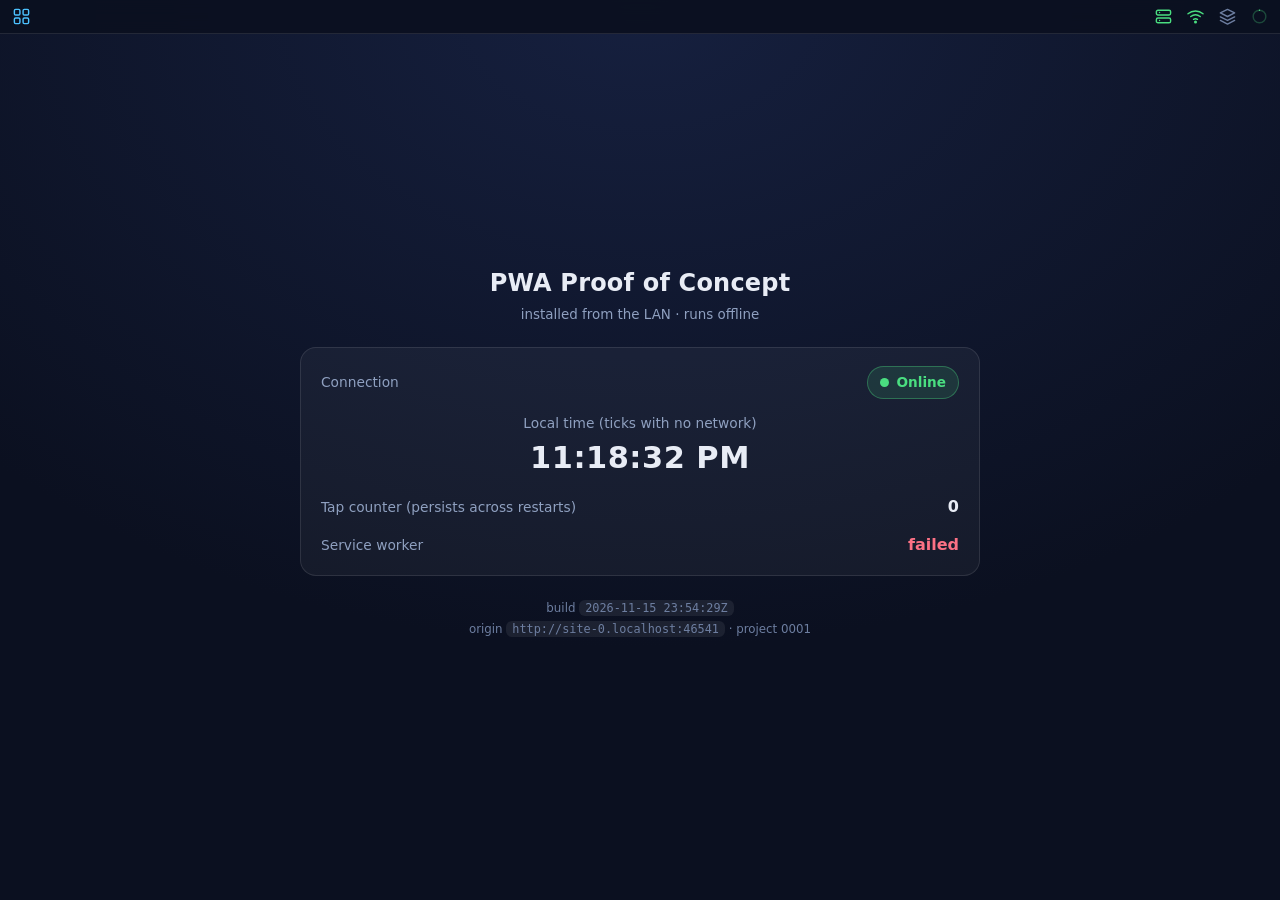
<file: 0001/index.html>
<!DOCTYPE html>
<html lang="en">
<head>
<meta charset="utf-8">
<meta name="viewport" content="width=device-width, initial-scale=1, viewport-fit=cover">
<title>PWA Proof of Concept</title>
<meta name="theme-color" content="#0b1020">
<meta name="build" content="2026-11-15 23:54:29Z">
<link rel="manifest" href="./manifest.webmanifest">
<link rel="icon" href="./icons/icon-192.png">
<link rel="apple-touch-icon" href="./icons/icon-192.png">
<link rel="stylesheet" href="../shared/app.css">
  <!-- Shared status bar (project 0000). Template: ../shared/statusbar.js — edit there to update all apps. -->
  <script src="../shared/statusbar.js" defer></script>
<style>
  /* app-specific on top of the shared theme */
  body { display: flex; flex-direction: column; justify-content: center; }
  #clock { font-size: 1.9rem; font-weight: 650; letter-spacing: .5px; }
</style>
</head>
<body>
<div class="wrap center">
  <h1>PWA Proof of Concept</h1>
  <p class="sub">installed from the LAN &middot; runs offline</p>

  <div class="card stack">
    <div class="row">
      <span class="label">Connection</span>
      <span id="net" class="badge online">Online</span>
    </div>
    <div class="row" style="flex-direction:column; align-items:center; gap:2px;">
      <span class="label">Local time (ticks with no network)</span>
      <div id="clock">--:--:--</div>
    </div>
    <div class="row">
      <span class="label">Tap counter (persists across restarts)</span>
      <span class="value"><span id="count">0</span></span>
    </div>
    <div class="row">
      <span class="label">Service worker</span>
      <span id="sw" class="value">checking&hellip;</span>
    </div>
    <button id="install" hidden>Install app</button>
  </div>

  <footer>
    build <code id="build"></code><br>
    origin <code id="origin"></code> &middot; project 0001
  </footer>
</div>

<script>
(function () {
  document.getElementById('build').textContent =
    document.querySelector('meta[name="build"]').content;
  document.getElementById('origin').textContent = location.origin;

  // Live clock — proves JS is executing with no network.
  function tick() {
    document.getElementById('clock').textContent = new Date().toLocaleTimeString();
  }
  tick(); setInterval(tick, 1000);

  // Connection badge.
  var net = document.getElementById('net');
  function setNet() {
    var on = navigator.onLine;
    net.textContent = on ? 'Online' : 'Offline';
    net.className = 'badge ' + (on ? 'online' : 'offline');
  }
  setNet();
  addEventListener('online', setNet);
  addEventListener('offline', setNet);

  // Persisted counter.
  var KEY = 'pwa-poc-count';
  var count = parseInt(localStorage.getItem(KEY) || '0', 10) || 0;
  var countEl = document.getElementById('count');
  countEl.textContent = count;
  document.querySelector('.card').addEventListener('click', function (e) {
    if (e.target.closest('a, button')) return;
    count += 1; localStorage.setItem(KEY, count); countEl.textContent = count;
  });

  // Service worker status.
  var swEl = document.getElementById('sw');
  if ('serviceWorker' in navigator) {
    navigator.serviceWorker.register('./sw.js').then(function (reg) {
      var mark = function () {
        swEl.textContent = (reg.active ? 'active' : 'registered');
        swEl.style.color = '#4ade80';
      };
      if (navigator.serviceWorker.controller || reg.active) mark();
      else reg.addEventListener('updatefound', mark), setTimeout(mark, 1200);
    }).catch(function (err) {
      swEl.textContent = 'failed';
      swEl.style.color = '#fb7185';
      console.error('SW registration failed:', err);
    });
  } else {
    swEl.textContent = 'unsupported';
  }

  // Install prompt (Chrome/Android).
  var btn = document.getElementById('install');
  var deferred = null;
  addEventListener('beforeinstallprompt', function (e) {
    e.preventDefault(); deferred = e; btn.hidden = false;
  });
  btn.addEventListener('click', function () {
    if (!deferred) return;
    deferred.prompt();
    deferred.userChoice.then(function () { deferred = null; btn.hidden = true; });
  });
  addEventListener('appinstalled', function () { btn.hidden = true; });
})();
</script>
</body>
</html>
</file>
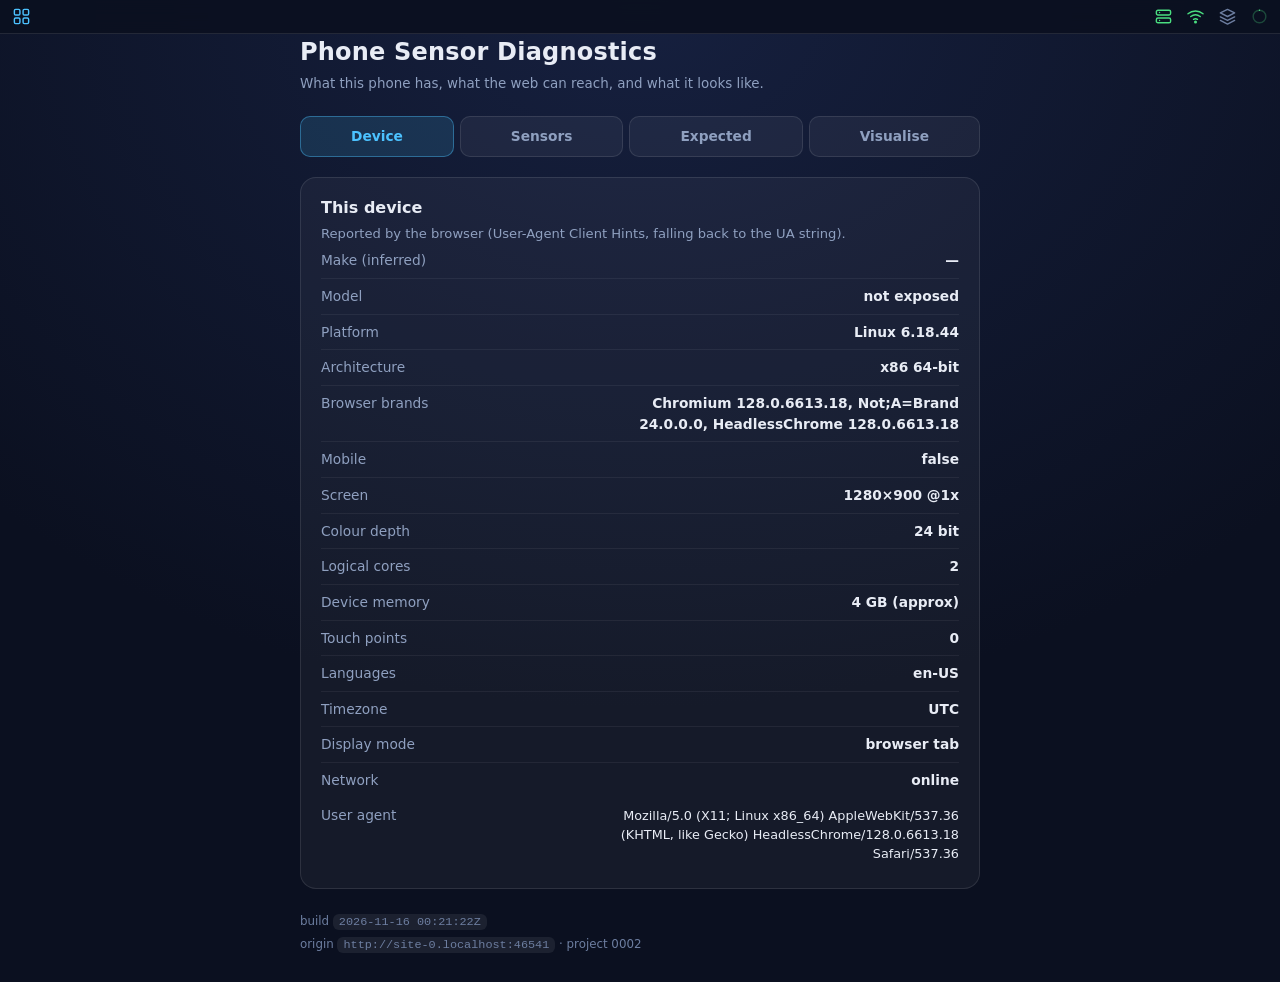
<file: 0002/index.html>
<!DOCTYPE html>
<html lang="en">
<head>
<meta charset="utf-8">
<meta name="viewport" content="width=device-width, initial-scale=1, viewport-fit=cover">
<title>Phone Sensor Diagnostics</title>
<meta name="theme-color" content="#0b1020">
<meta name="build" content="2026-11-16 00:21:22Z">
<link rel="manifest" href="./manifest.webmanifest">
<link rel="icon" href="./icons/icon-192.png">
<link rel="apple-touch-icon" href="./icons/icon-192.png">
<link rel="stylesheet" href="../shared/app.css">
<link rel="stylesheet" href="./app.css">
  <!-- Shared status bar (project 0000). Template: ../shared/statusbar.js — edit there to update all apps. -->
  <script src="../shared/statusbar.js" defer></script>
</head>
<body>
<div class="wrap">
  <h1>Phone Sensor Diagnostics</h1>
  <p class="sub">What this phone has, what the web can reach, and what it looks like.</p>

  <nav class="tabs">
    <button class="tab on" data-tab="device">Device</button>
    <button class="tab" data-tab="sensors">Sensors</button>
    <button class="tab" data-tab="expected">Expected</button>
    <button class="tab" data-tab="visualise">Visualise</button>
  </nav>

  <!-- ---------- Device ---------- -->
  <section class="panel on" id="panel-device">
    <section class="card">
      <header><h3>This device</h3>
        <p class="muted">Reported by the browser (User-Agent Client Hints, falling back to the UA string).</p>
      </header>
      <div id="device-table"></div>
      <div id="device-ua"></div>
    </section>
  </section>

  <!-- ---------- Sensors ---------- -->
  <section class="panel" id="panel-sensors">
    <section class="card">
      <header><h3>Probe</h3>
        <p class="muted">Sensors marked <em>tap to enable</em> need a user gesture before the browser
        will hand over data &mdash; that is a browser rule, not a fault.</p>
      </header>
      <button id="probe-all">Probe all sensors</button>
    </section>
    <div id="sensors-list"></div>
  </section>

  <!-- ---------- Expected ---------- -->
  <section class="panel" id="panel-expected">
    <div id="expected-body"></div>
  </section>

  <!-- ---------- Visualise ---------- -->
  <section class="panel" id="panel-visualise">
    <section class="card">
      <header><h3>Choose what to plot</h3>
        <p class="muted">Tick a whole group or individual sensors. Only sensors the browser can
        actually reach are selectable.</p>
      </header>
      <div class="btnrow">
        <button class="mini" id="select-all">Select all available</button>
        <button class="mini" id="select-none">Clear</button>
      </div>
      <div id="tree"></div>
    </section>
    <div id="cards"></div>
  </section>

  <footer>
    build <code id="build"></code><br>
    origin <code id="origin"></code> &middot; project 0002
  </footer>
</div>

<script src="./viz.js"></script>
<script src="./app.js"></script>
<script>
  document.getElementById('build').textContent =
    document.querySelector('meta[name="build"]').content;
  document.getElementById('origin').textContent = location.origin;
</script>
</body>
</html>
</file>
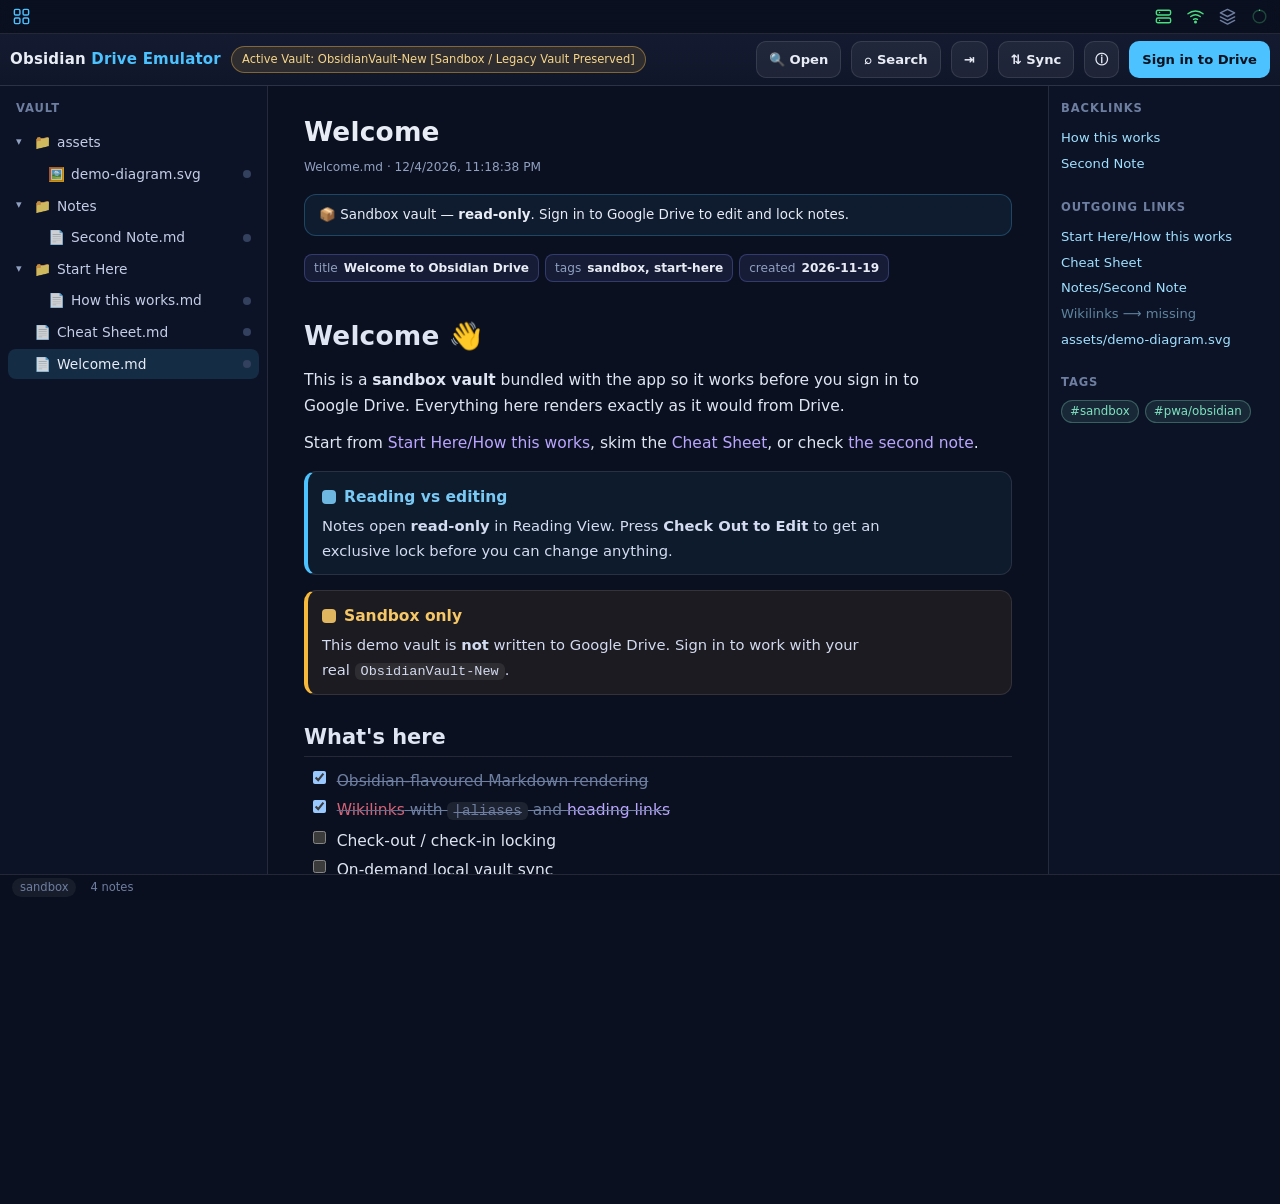
<file: 0003/index.html>
<!DOCTYPE html>
<html lang="en">
<head>
<meta charset="utf-8">
<meta name="viewport" content="width=device-width, initial-scale=1, viewport-fit=cover">
<title>Obsidian Drive — 0003</title>
<meta name="theme-color" content="#0b1020">
<meta name="build" content="2026-11-19 17:30:00Z">
<meta name="description" content="Cloud-first Obsidian emulator that edits Markdown notes directly in Google Drive.">
<link rel="icon" href="./icons/icon-192.png">
<link rel="apple-touch-icon" href="./icons/icon-192.png">
<link rel="manifest" href="./manifest.webmanifest">
<link rel="stylesheet" href="../shared/app.css">
<link rel="stylesheet" href="./app.css">
<link rel="stylesheet" href="./vendor/katex/katex.min.css">
  <!-- Shared status bar (project 0000). Template: ../shared/statusbar.js — edit there to update all apps. -->
  <script src="../shared/statusbar.js" defer></script>
<script src="./vendor/katex/katex.min.js" defer></script>
<script src="./vendor/spark-md5/spark-md5.min.js" defer></script>
<script src="./vendor/fflate/fflate.min.js" defer></script>
<script src="./js/config.js"></script>
<script src="./js/store.js" defer></script>
<script src="./js/lock.js" defer></script>
<script src="./js/markdown.js" defer></script>
<script src="./js/vault.js" defer></script>
<script src="./js/demo.js" defer></script>
<script src="./js/auth.js" defer></script>
<script src="./js/drive.js" defer></script>
<script src="./js/sync.js" defer></script>
<script src="./js/app.js" defer></script>
</head>
<body class="odp">
<div class="odp-app">

  <div class="topbar">
    <button class="tbtn icon-only menu-btn" id="btnMenu" title="Files">☰</button>
    <div class="brand">Obsidian <span>Drive</span> <span class="word">Emulator</span></div>
    <div class="vault-badge sandbox" id="vaultBadge">Active Vault: ObsidianVault-New [Sandbox / Legacy Vault Preserved]</div>
    <div class="spacer"></div>
    <button class="tbtn" id="btnQuick" title="Quick switcher (Ctrl/Cmd+O)">🔍 <span class="lbl">Open</span></button>
    <button class="tbtn" id="btnSearch" title="Search (Ctrl/Cmd+Shift+F)">⌕ <span class="lbl">Search</span></button>
    <button class="tbtn" id="btnRight" title="Links & tags">⇥</button>
    <button class="tbtn" id="btnSync" title="Local vault sync">⇅ <span class="lbl">Sync</span></button>
    <button class="tbtn icon-only" id="btnDiag" title="Diagnostics">ⓘ</button>
    <button class="tbtn primary" id="btnAuth">Sign in to Drive</button>
  </div>

  <div class="layout">
    <aside class="sidebar" id="sidebar" aria-label="Vault files">
      <div class="rp-title" style="padding:4px 8px 2px">Vault</div>
      <ul class="tree" id="tree"></ul>
    </aside>

    <main class="main" id="main">
      <div class="note-wrap" id="home">
        <h1 style="margin-top:0">Obsidian Drive</h1>
        <p class="note-sub">A cloud-first Obsidian emulator. It edits <code>.md</code> files directly in
          Google Drive — no sync daemon, no FUSE mount.</p>
      </div>
    </main>

    <aside class="rightbar" id="rightbar" aria-label="Links and tags">
      <div class="rp-section">
        <p class="rp-title">Backlinks</p>
        <ul class="rp-list" id="backlinks"><li class="rp-empty">Open a note.</li></ul>
      </div>
      <div class="rp-section">
        <p class="rp-title">Outgoing links</p>
        <ul class="rp-list" id="outlinks"><li class="rp-empty">—</li></ul>
      </div>
      <div class="rp-section">
        <p class="rp-title">Tags</p>
        <div class="chips" id="tags"><span class="rp-empty">—</span></div>
      </div>
    </aside>
  </div>

  <div class="statusline" id="statusline">
    <span id="stMode" class="pill">sandbox</span>
    <span id="stNotes">0 notes</span>
    <span class="grow"></span>
    <span id="stMsg"></span>
  </div>
</div>

<!-- Quick switcher -->
<div class="modal-back" id="modalQuick">
  <div class="modal" role="dialog" aria-label="Quick switcher">
    <h3>Quick switcher</h3>
    <input type="text" id="quickInput" placeholder="Type a note name…" autocomplete="off">
    <ul class="result-list" id="quickList"></ul>
    <div class="actions"><button class="tbtn" data-close="modalQuick">Close</button></div>
  </div>
</div>

<!-- Search -->
<div class="modal-back" id="modalSearch">
  <div class="modal" role="dialog" aria-label="Search">
    <h3>Search notes</h3>
    <input type="search" id="searchInput" placeholder="Full-text search…" autocomplete="off">
    <ul class="result-list" id="searchList"></ul>
    <div class="actions"><button class="tbtn" data-close="modalSearch">Close</button></div>
  </div>
</div>

<!-- Confirm -->
<div class="modal-back" id="modalConfirm">
  <div class="modal" role="dialog" aria-label="Confirm">
    <h3 id="confirmTitle">Confirm</h3>
    <p id="confirmBody" style="color:var(--muted);font-size:.9rem"></p>
    <div class="actions">
      <button class="tbtn" data-close="modalConfirm">Cancel</button>
      <button class="tbtn primary" id="confirmOk">Confirm</button>
    </div>
  </div>
</div>

<!-- Local Vault Sync (spec §5.3) — entirely user-triggered, never background. -->
<div class="modal-back" id="modalSync">
  <div class="modal" role="dialog" aria-label="Local vault sync">
    <h3>Local Vault Sync</h3>
    <p class="note-sub" id="syncIntro">Sync this vault with a local Obsidian folder, on demand.</p>

    <div class="sync-folder">
      <button class="tbtn primary" id="syncPick">Choose folder…</button>
      <span id="syncFolderName" class="rp-empty">No folder selected</span>
    </div>
    <p class="note-sub" id="syncHint"></p>

    <div class="sync-actions">
      <button class="tbtn" id="syncScan" disabled>Scan &amp; Preview Sync</button>
      <button class="tbtn" id="syncReset" hidden>Reset baseline</button>
      <button class="tbtn" id="syncExportZip">Export ZIP…</button>
      <button class="tbtn" id="syncImportZipBtn">Import ZIP…</button>
      <input type="file" id="syncImportZip" accept=".zip,application/zip" hidden>
    </div>

    <div id="syncProgress" class="sync-progress" hidden></div>
    <div id="syncSummary" class="sync-summary"></div>
    <ul class="result-list plan" id="syncList"></ul>

    <div class="actions">
      <button class="tbtn" data-close="modalSync">Close</button>
      <button class="tbtn primary" id="syncExecute" disabled>Execute selected</button>
    </div>
  </div>
</div>

<!-- Persistent error bar: errors stay on screen until dismissed, so they can
     be read and screenshotted on a phone (the toast auto-hides in seconds). -->
<div class="errbar" id="errbar" hidden>
  <div class="errbar-msg" id="errbarMsg"></div>
  <div>
    <button class="tbtn" id="errbarClose">Dismiss</button>
  </div>
</div>

<div class="toast" id="toast"></div>
</body>
</html>
</file>
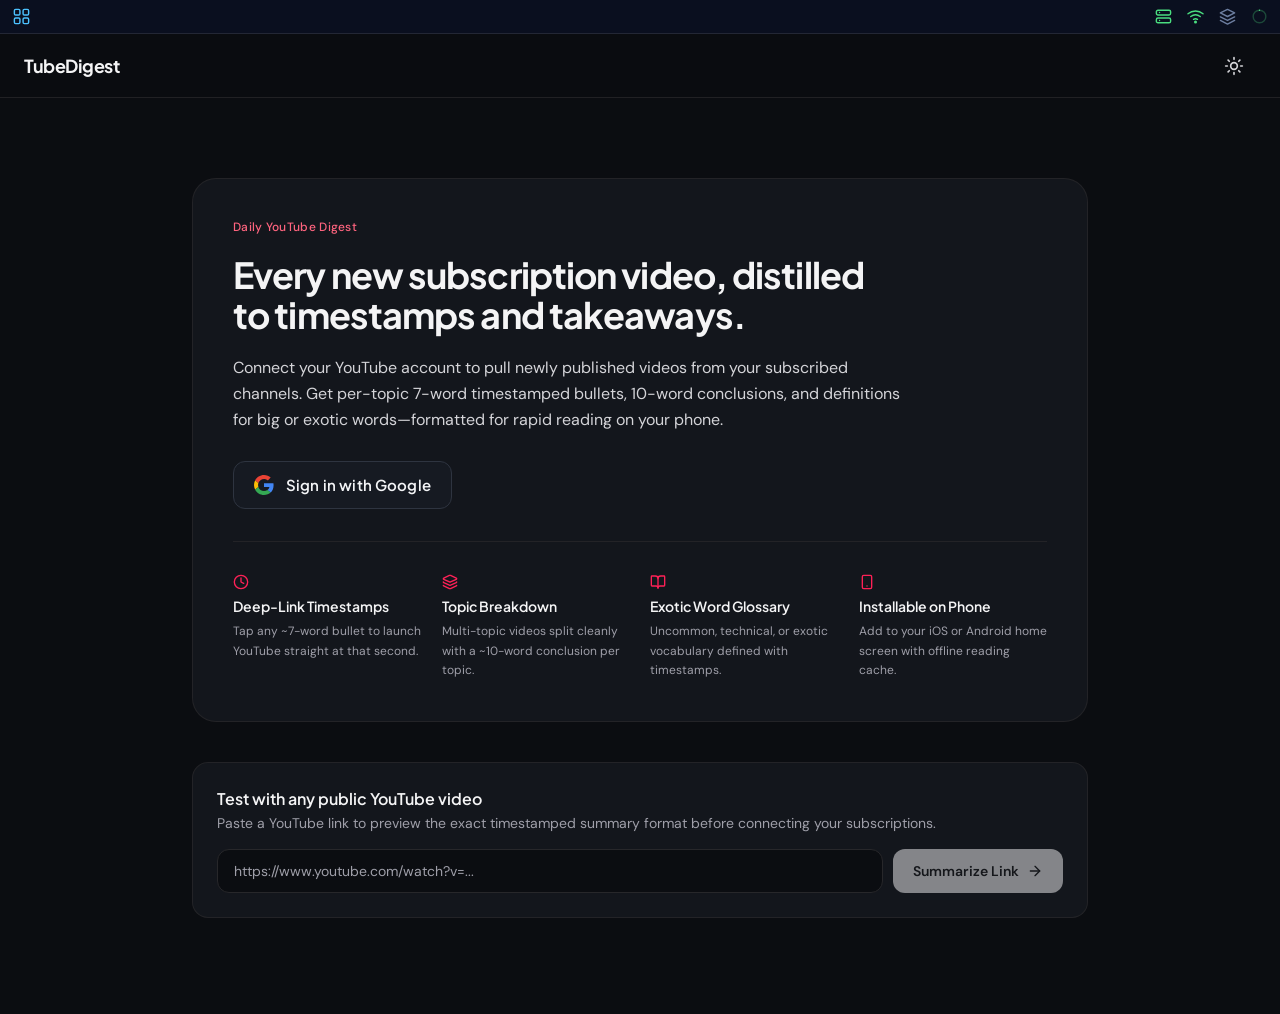
<file: 0004/index.html>
<!doctype html>
<html lang="en" class="dark">
  <head>
    <meta charset="UTF-8" />
    <meta name="viewport" content="width=device-width, initial-scale=1.0, viewport-fit=cover" />
    <title>TubeDigest — Daily YouTube Summary</title>
    <meta
      name="description"
      content="Daily timestamped summaries and exotic vocabulary definitions for your subscribed YouTube channels, designed for mobile and desktop."
    />
    <meta property="og:title" content="TubeDigest — Daily YouTube Summary" />
    <meta
      property="og:description"
      content="Daily timestamped summaries and exotic vocabulary definitions for your subscribed YouTube channels."
    />
    <meta property="og:type" content="website" />
    <meta name="twitter:card" content="summary_large_image" />
    <meta name="theme-color" content="#0B0D11" media="(prefers-color-scheme: dark)" />
    <meta name="theme-color" content="#F8F9FB" media="(prefers-color-scheme: light)" />
    <meta name="mobile-web-app-capable" content="yes" />
    <meta name="apple-mobile-web-app-capable" content="yes" />
    <meta name="apple-mobile-web-app-status-bar-style" content="black-translucent" />
    <meta name="apple-mobile-web-app-title" content="TubeDigest" />
    <link rel="apple-touch-icon" href="./apple-touch-icon.png" />
    <link rel="icon" type="image/svg+xml" href="./icon.svg" />
    <link rel="preconnect" href="https://fonts.googleapis.com" />
    <link rel="preconnect" href="https://fonts.gstatic.com" crossorigin />
    <link
      href="https://fonts.googleapis.com/css2?family=DM+Sans:ital,opsz,wght@0,9..40,400..700;1,9..40,400..700&family=JetBrains+Mono:wght@400;500;600&family=Plus+Jakarta+Sans:wght@500;600;700;800&display=swap"
      rel="stylesheet"
    />
    <script>
      (function () {
        try {
          var saved = localStorage.getItem('tubedigest_theme');
          var prefersDark = window.matchMedia && window.matchMedia('(prefers-color-scheme: dark)').matches;
          var isDark = saved ? saved === 'dark' : (saved === null ? true : prefersDark);
          if (isDark) {
            document.documentElement.classList.add('dark');
          } else {
            document.documentElement.classList.remove('dark');
          }
        } catch (e) {}
      })();
    </script>
    <script type="module" crossorigin src="./assets/index-QjxRyRkY.js"></script>
    <link rel="stylesheet" crossorigin href="./assets/index-BOy_xXp8.css">
  <link rel="manifest" href="./manifest.webmanifest"></head>
  <body class="bg-[#F8F9FB] text-zinc-900 dark:bg-[#0B0D11] dark:text-zinc-100 antialiased selection:bg-rose-500/20 selection:text-rose-500">
    <div id="root"></div>
    <!-- Shared status bar (project 0000). Template: ../shared/statusbar.js — edit there to update all apps.
         Kept as a plain (non-module) external script so Vite does not bundle it; the path is mount-relative. -->
    <script src="../shared/statusbar.js" defer></script>
  </body>
</html>
</file>
<file: shared/app.css>
/* ============================================================
   shared/app.css — PWA Projects shared stylesheet
   Project 0000 (menu + shared framework).
   Used by the landing menu and by each PWA, so the whole set
   looks like one system. Keep this file free of app-specific
   rules; apps add their own on top.
   ============================================================ */

:root {
  color-scheme: dark;
  --bg:      #0b1020;
  --bg-top:  #16203f;
  --fg:      #e8ecf5;
  --muted:   #8fa0c0;
  --faint:   #6d7ea0;
  --line:    rgba(255, 255, 255, .10);
  --card:    rgba(255, 255, 255, .045);
  --accent:  #4cc2ff;
  --ok:      #4ade80;
  --bad:     #fb7185;
  --radius:  16px;
}

* { box-sizing: border-box; }

body {
  margin: 0;
  min-height: 100dvh;
  padding: 28px 20px calc(28px + env(safe-area-inset-bottom));
  background: radial-gradient(120% 120% at 50% 0%, var(--bg-top) 0%, var(--bg) 60%);
  color: var(--fg);
  font: 16px/1.5 system-ui, -apple-system, "Segoe UI", Roboto, sans-serif;
}

.wrap   { width: min(680px, 100%); margin: 0 auto; }
.center { text-align: center; }

h1 { margin: 0 0 4px; font-size: 1.5rem; font-weight: 650; letter-spacing: .2px; }
.sub { color: var(--muted); font-size: .84rem; margin: 0 0 22px; }

.card {
  background: var(--card);
  border: 1px solid var(--line);
  border-radius: var(--radius);
  padding: 18px 20px;
}

.stack { display: grid; gap: 14px; }
.row   { display: flex; align-items: center; justify-content: space-between; gap: 12px; }
.label { color: var(--muted); font-size: .86rem; }
.value { font-weight: 600; font-variant-numeric: tabular-nums; }

/* Status badge (Online / Offline) */
.badge {
  display: inline-flex; align-items: center; gap: 8px;
  padding: 5px 12px; border-radius: 999px;
  font-size: .85rem; font-weight: 600; border: 1px solid transparent;
}
.badge::before { content: ""; width: 9px; height: 9px; border-radius: 50%; background: currentColor; }
.online  { color: var(--ok);  background: rgba(74,222,128,.12);  border-color: rgba(74,222,128,.35); }
.offline { color: var(--bad); background: rgba(251,113,133,.12); border-color: rgba(251,113,133,.35); }

button, .btn {
  font: inherit; font-weight: 650; cursor: pointer; text-decoration: none;
  padding: 12px 18px; border-radius: 12px; border: 0;
  background: var(--accent); color: #06121f; display: inline-block;
}
button:active, .btn:active { transform: translateY(1px); }
button[hidden] { display: none; }

/* App list (landing menu) */
.apps { display: grid; gap: 14px; margin: 0; padding: 0; list-style: none; }
.app {
  display: flex; align-items: center; gap: 16px;
  background: var(--card); border: 1px solid var(--line);
  border-radius: var(--radius); padding: 16px 18px;
  text-decoration: none; color: inherit;
}
.app:hover { border-color: rgba(76,194,255,.45); }
.app-num {
  flex: 0 0 auto; font-variant-numeric: tabular-nums; font-weight: 700;
  font-size: .82rem; letter-spacing: .5px; color: var(--accent);
  background: rgba(76,194,255,.10); border: 1px solid rgba(76,194,255,.30);
  padding: 6px 10px; border-radius: 10px;
}
.app-body  { flex: 1 1 auto; min-width: 0; }
.app-title, .app-desc { display: block; }
.app-title { font-weight: 650; }
.app-desc  { color: var(--muted); font-size: .82rem; }
.app-soon  { opacity: .6; }
.chev      { color: var(--faint); font-size: 1.2rem; }

/* Back link used inside apps */
.back {
  display: inline-block; margin-bottom: 18px;
  color: var(--muted); text-decoration: none; font-size: .85rem;
}
.back:hover { color: var(--accent); }

footer { color: var(--faint); font-size: .74rem; line-height: 1.8; margin-top: 22px; }
code { background: rgba(255,255,255,.07); padding: 1px 6px; border-radius: 6px; word-break: break-all; }
a { color: var(--accent); }
</file>
<file: 0002/app.css>
/* ============================================================
   app.css — project 0002 (Phone Sensor Diagnostics)
   App-specific styling layered on top of /shared/app.css.
   ============================================================ */

/* ---------- tabs ---------- */
.tabs {
  display: flex; gap: 6px; margin: 0 0 18px; overflow-x: auto;
  padding-bottom: 2px;
}
.tab {
  flex: 1 0 auto; font: inherit; font-size: .86rem; font-weight: 600;
  background: rgba(255,255,255,.05); color: var(--muted);
  border: 1px solid var(--line); border-radius: 10px; padding: 9px 12px; cursor: pointer;
}
.tab.on { background: rgba(76,194,255,.14); color: var(--accent); border-color: rgba(76,194,255,.4); }

.panel { display: none; }
.panel.on { display: block; }

/* ---------- key/value rows ---------- */
.kv {
  display: flex; gap: 12px; align-items: baseline; justify-content: space-between;
  padding: 7px 0; border-bottom: 1px solid rgba(255,255,255,.06);
  font-size: .86rem;
}
.kv:last-child { border-bottom: 0; }
.kv > span { color: var(--muted); flex: 0 0 40%; }
.kv > b { text-align: right; font-weight: 600; }
.kv > b.wrap { text-align: right; word-break: break-word; font-weight: 500; font-size: .8rem; }

.muted { color: var(--muted); font-size: .82rem; margin: 4px 0 0; }
.bad { color: var(--bad); font-size: .84rem; }
.card header h3 { margin: 0 0 2px; font-size: 1rem; font-weight: 650; }
.card + .card, .group + .group, .viz + .viz { margin-top: 14px; }

/* ---------- status pills ---------- */
.pill {
  display: inline-block; padding: 3px 9px; border-radius: 999px;
  font-size: .72rem; font-weight: 650; white-space: nowrap;
  border: 1px solid transparent;
}
.st-ok      { color: #4ade80; background: rgba(74,222,128,.12);  border-color: rgba(74,222,128,.35); }
.st-absent  { color: #8fa0c0; background: rgba(143,160,192,.10); border-color: rgba(143,160,192,.28); }
.st-tap     { color: #fbbf24; background: rgba(251,191,36,.12);  border-color: rgba(251,191,36,.35); }
.st-bad     { color: #fb7185; background: rgba(251,113,133,.12); border-color: rgba(251,113,133,.35); }
.st-unknown { color: #6d7ea0; background: rgba(109,126,160,.10); border-color: rgba(109,126,160,.25); }

/* ---------- sensor rows ---------- */
.group header { margin-bottom: 10px; }
.srow {
  display: flex; align-items: center; gap: 10px;
  padding: 9px 0; border-bottom: 1px solid rgba(255,255,255,.06);
}
.srow:last-child { border-bottom: 0; }
.sname { flex: 1 1 auto; min-width: 0; display: flex; flex-direction: column; gap: 2px; }
.sname b { font-size: .88rem; font-weight: 600; }
.sname .muted { font-size: .74rem; margin: 0; }

button.mini {
  font: inherit; font-size: .78rem; font-weight: 650;
  padding: 6px 11px; border-radius: 9px; border: 1px solid rgba(76,194,255,.4);
  background: rgba(76,194,255,.12); color: var(--accent); cursor: pointer;
}
button.mini:disabled { opacity: .5; }
.btnrow { display: flex; gap: 8px; margin-top: 10px; flex-wrap: wrap; }

/* ---------- comparison ---------- */
.cmp .kv > span { font-family: ui-monospace, SFMono-Regular, Menlo, monospace; font-size: .8rem; }
.cmp .kv > b { text-align: right; }

/* ---------- selection tree ---------- */
#tree { margin-top: 14px; }
.tgroup { margin-bottom: 14px; }
.tgl {
  display: flex; align-items: center; gap: 9px; cursor: pointer;
  padding: 8px 10px; border-radius: 10px; background: rgba(255,255,255,.045);
  border: 1px solid var(--line);
}
.tgl b { font-size: .88rem; }
.tgl .muted { margin: 0 0 0 auto; font-size: .74rem; }
.titems { display: grid; gap: 2px; margin: 6px 0 0 10px; }
.titem {
  display: flex; align-items: center; gap: 9px; cursor: pointer;
  padding: 6px 8px; border-radius: 8px; font-size: .84rem;
}
.titem:hover { background: rgba(255,255,255,.04); }
.titem.dim { opacity: .45; cursor: not-allowed; }
.titem span:first-of-type { flex: 1 1 auto; }
input[type=checkbox] { width: 16px; height: 16px; accent-color: #4cc2ff; }

/* ---------- visualisation cards ---------- */
.viz .vizpart { margin-top: 12px; }
.vizlabel {
  font-size: .74rem; color: var(--muted); margin-bottom: 6px;
  text-transform: uppercase; letter-spacing: .4px;
}
canvas.cv { display: block; width: 100%; height: 118px; }
canvas.cv.tall { height: 150px; }
.readout { font-size: .84rem; }

footer { margin-top: 22px; }
</file>
<file: 0003/app.css>
/* ============================================================
   app.css — project 0003 (Obsidian Drive PWA)
   Layered on top of /shared/app.css (design tokens). The shared
   status bar injects body{padding-top:34px+inset} — the shell below
   is sized to fill exactly the remainder of the viewport.
   ============================================================ */

html, body { height: 100%; }

body.odp {
  padding: 0;
  overflow: hidden;
  background: var(--bg);
  font-size: 15px;
}

.odp-app {
  --sb: calc(34px + env(safe-area-inset-top));
  --topbar: 52px;
  height: calc(100dvh - var(--sb));
  display: grid;
  grid-template-rows: var(--topbar) 1fr 26px;
  min-height: 0;
}

/* ---------- top bar ---------- */
.topbar {
  display: flex; align-items: center; gap: 10px;
  padding: 0 10px;
  background: linear-gradient(180deg, #141b30, #10162a);
  border-bottom: 1px solid var(--line);
  min-width: 0;
}
.topbar .brand { font-weight: 700; letter-spacing: .2px; white-space: nowrap;
  overflow: hidden; text-overflow: ellipsis; flex: 0 1 auto; }
.topbar .brand span { color: var(--accent); }
.vault-badge {
  font-size: .72rem; color: #cdd6ee; background: rgba(124,139,255,.14);
  border: 1px solid rgba(124,139,255,.35); border-radius: 999px;
  padding: 4px 10px; white-space: nowrap; overflow: hidden; text-overflow: ellipsis;
  max-width: 46vw;
}
.vault-badge.sandbox { background: rgba(250,190,70,.12); border-color: rgba(250,190,70,.4); color: #f6d68a; }
.spacer { flex: 1 1 auto; }

.tbtn {
  background: rgba(255,255,255,.06); color: var(--fg); border: 1px solid var(--line);
  border-radius: 10px; padding: 8px 12px; font-size: .82rem; font-weight: 600;
  cursor: pointer; white-space: nowrap;
}
.tbtn:hover { border-color: rgba(76,194,255,.45); }
.tbtn.primary { background: var(--accent); color: #06121f; border-color: transparent; }
.tbtn[disabled] { opacity: .45; cursor: default; }
.icon-only { padding: 8px 10px; }

/* ---------- layout ---------- */
.layout {
  display: grid;
  grid-template-columns: 268px minmax(0, 1fr) 232px;
  min-height: 0;
  position: relative;
}
.sidebar {
  border-right: 1px solid var(--line);
  overflow-y: auto;
  padding: 10px 8px 40px;
  background: #0d1326;
  min-height: 0;
}
.rightbar {
  border-left: 1px solid var(--line);
  overflow-y: auto;
  padding: 14px 12px 40px;
  background: #0d1326;
  min-height: 0;
}
.main {
  overflow-y: auto;
  min-height: 0;
  background: var(--bg);
}

/* tree */
.tree { list-style: none; margin: 0; padding: 0; font-size: .86rem; }
.tree ul { list-style: none; margin: 0; padding-left: 14px; }
.tree li { margin: 1px 0; }
.node {
  display: flex; align-items: center; gap: 6px; width: 100%;
  padding: 5px 8px; border-radius: 8px; cursor: pointer; color: #c3cde6;
  background: none; border: 0; text-align: left; font: inherit;
}
.node:hover { background: rgba(255,255,255,.06); color: var(--fg); }
.node.active { background: rgba(76,194,255,.14); color: var(--fg); }
.node .tw { width: 12px; color: var(--muted); font-size: .7rem; flex: 0 0 12px; }
.node .fc { flex: 0 0 auto; opacity: .8; }
.node .nm { overflow: hidden; text-overflow: ellipsis; white-space: nowrap; }
.node .lockdot { width: 8px; height: 8px; border-radius: 50%; margin-left: auto; flex: 0 0 8px; }
.lock-avail { background: #33405e; }
.lock-mine  { background: var(--ok); }
.lock-other { background: #f6b93b; }
.tree .empty { color: var(--faint); font-size: .8rem; padding: 8px; }

/* ---------- note view ---------- */
.note-wrap { max-width: 760px; margin: 0 auto; padding: 26px 26px 120px; }
.note-head { display: flex; align-items: flex-start; gap: 12px; margin-bottom: 6px; flex-wrap: wrap; }
.note-title { font-size: 1.65rem; font-weight: 700; margin: 0; flex: 1 1 auto; }
.note-sub { color: var(--muted); font-size: .76rem; margin: 0 0 18px; }

.lockbar {
  display: flex; align-items: center; gap: 10px; flex-wrap: wrap;
  border-radius: 12px; padding: 10px 14px; margin: 0 0 18px;
  font-size: .84rem; border: 1px solid var(--line);
}
.lockbar.avail { background: rgba(76,194,255,.07); border-color: rgba(76,194,255,.25); }
.lockbar.mine  { background: rgba(74,222,128,.08); border-color: rgba(74,222,128,.3); }
.lockbar.other { background: rgba(246,185,59,.1);  border-color: rgba(246,185,59,.35); }
.lockbar .grow { flex: 1 1 auto; }

/* editor */
.editor-wrap { padding: 16px 26px 120px; }
.editor-toolbar { display: flex; gap: 8px; align-items: center; margin-bottom: 12px; flex-wrap: wrap; }
textarea.editor {
  width: 100%; min-height: 60vh; resize: vertical;
  background: #0a0f1f; color: var(--fg);
  border: 1px solid var(--line); border-radius: 12px;
  padding: 16px; font: 14px/1.6 ui-monospace, "SF Mono", Menlo, Consolas, monospace;
  tab-size: 4;
}
.split { display: grid; grid-template-columns: 1fr 1fr; gap: 16px; align-items: start; }
@media (max-width: 900px) { .split { grid-template-columns: 1fr; } }

/* ---------- rendered markdown ---------- */
.md { color: #dfe5f2; line-height: 1.68; font-size: 15.5px; word-wrap: break-word; }
.md h1, .md h2, .md h3, .md h4 { line-height: 1.3; margin: 1.4em 0 .5em; font-weight: 650; }
.md h1 { font-size: 1.7em; } .md h2 { font-size: 1.35em; border-bottom: 1px solid var(--line); padding-bottom: .25em; }
.md h3 { font-size: 1.12em; } .md h4 { font-size: 1em; color: var(--muted); }
.md p { margin: .7em 0; }
.md ul, .md ol { margin: .5em 0; padding-left: 1.5em; }
.md li { margin: .22em 0; }
.md a { color: #7cb8ff; text-decoration: none; }
.md a:hover { text-decoration: underline; }
.md a.wikilink { color: #b9a6ff; }
.md a.wikilink.missing { color: #fb7185; opacity: .85; }
.md .tag { color: #7ee3c1; background: rgba(126,227,193,.10); border-radius: 6px; padding: 1px 6px; font-size: .9em; }
.md code { background: rgba(255,255,255,.08); padding: 1px 6px; border-radius: 6px; font-size: .92em; }
.md pre.code { background: #0a0f1f; border: 1px solid var(--line); border-radius: 12px; padding: 14px 16px; overflow-x: auto; }
.md pre.code code { background: none; padding: 0; }
.md blockquote { margin: .8em 0; padding: .2em 0 .2em 14px; border-left: 3px solid rgba(124,139,255,.5); color: #c9d2e8; }
.md hr { border: 0; border-top: 1px solid var(--line); margin: 1.6em 0; }
.md img { max-width: 100%; border-radius: 10px; }
.md img.embed { display: block; margin: 1em 0; }
.md table { border-collapse: collapse; width: 100%; margin: 1em 0; font-size: .92em; }
.md th, .md td { border: 1px solid var(--line); padding: 7px 10px; text-align: left; }
.md th { background: rgba(255,255,255,.04); }
.md .task { list-style: none; margin-left: -1.2em; }
.md .task label { display: flex; gap: 8px; align-items: flex-start; cursor: default; }
.md .task input { margin-top: 3px; }
.md .task-text.done { text-decoration: line-through; color: var(--faint); }

/* frontmatter pills */
.frontmatter { display: flex; flex-wrap: wrap; gap: 6px; margin: 0 0 16px; }
.prop { display: inline-flex; align-items: center; gap: 6px; background: rgba(124,139,255,.10);
  border: 1px solid rgba(124,139,255,.28); border-radius: 8px; padding: 3px 9px; font-size: .76rem; }
.prop-k { color: var(--muted); }
.prop-v { color: var(--fg); font-weight: 600; }

/* callouts */
.callout { border-radius: 12px; padding: 4px 14px 10px; margin: 1em 0; border: 1px solid var(--line);
  border-left-width: 4px; }
.callout-title { display: flex; align-items: center; gap: 8px; font-weight: 650; margin: 8px 0 4px; }
.callout-ico { width: 14px; height: 14px; border-radius: 4px; background: currentColor; opacity: .9; }
.callout-body { color: #d3dbf0; font-size: .95em; }
.callout-note, .callout-info { border-left-color: #4cc2ff; background: rgba(76,194,255,.06); }
.callout-note .callout-title, .callout-info .callout-title { color: #79c9f5; }
.callout-tip, .callout-success { border-left-color: var(--ok); background: rgba(74,222,128,.06); }
.callout-tip .callout-title, .callout-success .callout-title { color: #7fe0a5; }
.callout-warning, .callout-caution { border-left-color: #f6b93b; background: rgba(246,185,59,.07); }
.callout-warning .callout-title, .callout-caution .callout-title { color: #f6c766; }
.callout-danger, .callout-error, .callout-bug { border-left-color: var(--bad); background: rgba(251,113,133,.07); }
.callout-danger .callout-title, .callout-error .callout-title, .callout-bug .callout-title { color: #ff8fa3; }
.callout-quote, .callout-abstract, .callout-summary { border-left-color: #b9a6ff; background: rgba(185,166,255,.07); }
.callout-quote .callout-title { color: #c9bbff; }

.math-block { display: block; margin: .8em 0; overflow-x: auto; }

/* ---------- right panel ---------- */
.rp-section { margin-bottom: 22px; }
.rp-title { font-size: .72rem; text-transform: uppercase; letter-spacing: .08em; color: var(--faint);
  margin: 0 0 8px; font-weight: 700; }
.rp-list { list-style: none; margin: 0; padding: 0; font-size: .82rem; }
.rp-list li a, .rp-list li button { color: #9fe0ff; background: none; border: 0; padding: 3px 0;
  cursor: pointer; text-align: left; font: inherit; width: 100%; }
.rp-list li a:hover, .rp-list li button:hover { text-decoration: underline; }
.rp-empty { color: var(--faint); font-size: .8rem; }
.chips { display: flex; flex-wrap: wrap; gap: 6px; }
.chip { font-size: .74rem; background: rgba(126,227,193,.10); border: 1px solid rgba(126,227,193,.3);
  color: #7ee3c1; padding: 2px 8px; border-radius: 999px; cursor: pointer; }

/* ---------- status line ---------- */
.statusline { display: flex; align-items: center; gap: 14px; padding: 0 12px;
  font-size: .72rem; color: var(--faint); border-top: 1px solid var(--line); background: #0a0f1f;
  overflow: hidden; white-space: nowrap; }
.statusline .grow { flex: 1 1 auto; }
.statusline .pill { padding: 1px 8px; border-radius: 999px; background: rgba(255,255,255,.06); }

/* ---------- modal ---------- */
.modal-back { position: fixed; inset: 0; background: rgba(4,7,15,.66); display: none;
  align-items: flex-start; justify-content: center; padding: 8vh 16px 16px; z-index: 50; }
.modal-back.open { display: flex; }
.modal { width: min(620px, 100%); min-width: 0; background: #121a30; border: 1px solid var(--line);
  border-radius: 16px; padding: 18px 20px; box-shadow: 0 24px 60px rgba(0,0,0,.5); max-height: 80vh; overflow: auto; }
.modal h3 { margin: 0 0 12px; font-size: 1.05rem; }
.modal input[type=text], .modal input[type=search] {
  width: 100%; padding: 11px 14px; border-radius: 10px; border: 1px solid var(--line);
  background: #0a0f1f; color: var(--fg); font: inherit; margin-bottom: 12px; }
.result-list { list-style: none; margin: 0; padding: 0; }
.result-list li { padding: 9px 10px; border-radius: 8px; cursor: pointer; }
.result-list li:hover, .result-list li.sel { background: rgba(76,194,255,.12); }
.result-list .rt { font-weight: 600; font-size: .92rem; }
.result-list .rp { color: var(--faint); font-size: .74rem; }
.result-list .rs { color: var(--muted); font-size: .78rem; margin-top: 2px; }
.modal .actions { display: flex; justify-content: flex-end; gap: 8px; margin-top: 14px; flex-wrap: wrap; }

/* ---------- local vault sync ---------- */
.sync-folder { display: flex; align-items: center; gap: 10px; flex-wrap: wrap; margin: 10px 0 4px; }
.sync-folder span { font-size: .82rem; color: var(--muted); word-break: break-all; }
.sync-actions { display: flex; gap: 8px; flex-wrap: wrap; margin: 12px 0; }
.sync-progress { font-size: .8rem; color: var(--muted); white-space: pre-wrap;
  background: rgba(255,255,255,.04); border-radius: 10px; padding: 8px 10px; margin-bottom: 10px; }
.sync-summary { font-size: .84rem; margin: 10px 0 6px; }
.sync-summary .grp { margin-right: 12px; white-space: nowrap; }
.result-list.plan li { display: flex; gap: 9px; align-items: flex-start; cursor: default; }
.result-list.plan li:hover { background: none; }
.result-list.plan input[type=checkbox] { margin-top: 3px; flex: 0 0 auto; }
.plan-badge { flex: 0 0 auto; font-size: .68rem; font-weight: 700; letter-spacing: .04em;
  padding: 2px 7px; border-radius: 6px; text-transform: uppercase; }
.badge-pull { background: rgba(76,194,255,.16); color: #8fd0ff; }
.badge-push { background: rgba(74,222,128,.16); color: #86e3a6; }
.badge-conflict { background: rgba(246,185,59,.18); color: #f6c766; }
.badge-delete-local, .badge-delete-remote { background: rgba(251,113,133,.18); color: #ff9fb1; }
.badge-none { background: rgba(255,255,255,.07); color: var(--faint); }
.badge-locked { background: rgba(246,185,59,.18); color: #f6c766; }
.plan-text { min-width: 0; }
.plan-path { font-size: .86rem; word-break: break-all; }
.plan-why { color: var(--muted); font-size: .74rem; }
select.resolve { margin-top: 6px; width: 100%; max-width: 260px;
  background: #0a0f1f; color: var(--fg); border: 1px solid var(--line);
  border-radius: 8px; padding: 6px 8px; font: inherit; font-size: .78rem; }

/* ---------- persistent error bar ---------- */
.errbar { position: fixed; left: 0; right: 0; bottom: 26px; z-index: 55;
  background: #2a1220; border-top: 2px solid rgba(251,113,133,.7); color: #ffdde3;
  padding: 10px 12px; display: flex; gap: 10px; align-items: flex-start;
  padding-bottom: calc(10px + env(safe-area-inset-bottom)); }
.errbar[hidden] { display: none; }
.errbar-msg { flex: 1 1 auto; font-size: .82rem; line-height: 1.45;
  white-space: pre-wrap; word-break: break-word; -webkit-user-select: text; user-select: text; }
.errbar-msg .errbar-meta { display: block; color: #ff9fb1; font-size: .7rem; margin-top: 5px; }
.errbar button { flex: 0 0 auto; }

/* ---------- toast ---------- */
.toast { position: fixed; bottom: 44px; left: 50%; transform: translateX(-50%);
  background: #16203f; border: 1px solid var(--line); color: var(--fg);
  padding: 10px 16px; border-radius: 12px; font-size: .85rem; z-index: 60;
  opacity: 0; transition: opacity .2s, transform .2s; pointer-events: none; max-width: 90vw; }
.toast.show { opacity: 1; transform: translateX(-50%) translateY(-4px); }
.toast.err { border-color: rgba(251,113,133,.5); }

/* ---------- responsive / mobile drawer ---------- */
.menu-btn { display: none; }
@media (max-width: 980px) {
  .layout { grid-template-columns: 1fr; }
  .sidebar, .rightbar { position: fixed; top: calc(var(--sb) + var(--topbar)); bottom: 26px;
    width: 280px; z-index: 30; transition: transform .22s ease; box-shadow: 0 0 40px rgba(0,0,0,.5); }
  .sidebar { left: 0; transform: translateX(-105%); }
  .sidebar.open { transform: translateX(0); }
  .rightbar { right: 0; transform: translateX(105%); }
  .rightbar.open { transform: translateX(0); }
  .menu-btn { display: inline-block; }
  .vault-badge { max-width: 34vw; }
  .note-wrap, .editor-wrap { padding: 18px 16px 120px; }
  .brand .word { display: none; }
}
@media (max-width: 600px) {
  .topbar .brand span { display: none; }
  .tbtn .lbl { display: none; }
}
@media (max-width: 900px) {
  .topbar .brand { display: none; }
}
/* Phone widths: let the toolbar shrink instead of overflowing the page.
   Without this the document scrolls sideways — the buttons cannot shrink
   below their content by default. */
@media (max-width: 760px) {
  .topbar { gap: 6px; padding: 0 6px; overflow: hidden; }
  .vault-badge { max-width: 32vw; }
  .tbtn { padding: 7px 9px; font-size: .78rem; }
  #btnAuth { max-width: 36vw; overflow: hidden; text-overflow: ellipsis; white-space: nowrap; }
}
.topbar > * { min-width: 0; }
.spacer { min-width: 0; }
</file>
<file: 0004/assets/index-BOy_xXp8.css>
/*! tailwindcss v4.3.5 | MIT License | https://tailwindcss.com */
@layer properties{@supports (((-webkit-hyphens:none)) and (not (margin-trim:block))) or ((-moz-orient:inline) and (not (color:rgb(from red r g b)))){*,:before,:after,::backdrop{--tw-translate-x:0;--tw-translate-y:0;--tw-translate-z:0;--tw-rotate-x:initial;--tw-rotate-y:initial;--tw-rotate-z:initial;--tw-skew-x:initial;--tw-skew-y:initial;--tw-space-y-reverse:0;--tw-divide-y-reverse:0;--tw-border-style:solid;--tw-gradient-position:initial;--tw-gradient-from:#0000;--tw-gradient-via:#0000;--tw-gradient-to:#0000;--tw-gradient-stops:initial;--tw-gradient-via-stops:initial;--tw-gradient-from-position:0%;--tw-gradient-via-position:50%;--tw-gradient-to-position:100%;--tw-leading:initial;--tw-font-weight:initial;--tw-tracking:initial;--tw-ordinal:initial;--tw-slashed-zero:initial;--tw-numeric-figure:initial;--tw-numeric-spacing:initial;--tw-numeric-fraction:initial;--tw-shadow:0 0 #0000;--tw-shadow-color:initial;--tw-shadow-alpha:100%;--tw-inset-shadow:0 0 #0000;--tw-inset-shadow-color:initial;--tw-inset-shadow-alpha:100%;--tw-ring-color:initial;--tw-ring-shadow:0 0 #0000;--tw-inset-ring-color:initial;--tw-inset-ring-shadow:0 0 #0000;--tw-ring-inset:initial;--tw-ring-offset-width:0px;--tw-ring-offset-color:#fff;--tw-ring-offset-shadow:0 0 #0000;--tw-backdrop-blur:initial;--tw-backdrop-brightness:initial;--tw-backdrop-contrast:initial;--tw-backdrop-grayscale:initial;--tw-backdrop-hue-rotate:initial;--tw-backdrop-invert:initial;--tw-backdrop-opacity:initial;--tw-backdrop-saturate:initial;--tw-backdrop-sepia:initial;--tw-duration:initial}}}@layer theme{:root,:host{--font-sans:-apple-system, BlinkMacSystemFont, "Segoe UI", Roboto, "Helvetica Neue", "Noto Sans", Arial, sans-serif, "Apple Color Emoji", "Segoe UI Emoji", "Segoe UI Symbol", "Noto Color Emoji";--font-mono:ui-monospace, SFMono-Regular, Menlo, Monaco, Consolas, "Liberation Mono", "Courier New", monospace;--color-amber-500:oklch(76.9% .188 70.08);--color-emerald-400:oklch(76.5% .177 163.223);--color-emerald-500:oklch(69.6% .17 162.48);--color-emerald-600:oklch(59.6% .145 163.225);--color-rose-50:oklch(96.9% .015 12.422);--color-rose-100:oklch(94.1% .03 12.58);--color-rose-200:oklch(89.2% .058 10.001);--color-rose-300:oklch(81% .117 11.638);--color-rose-400:oklch(71.2% .194 13.428);--color-rose-500:oklch(64.5% .246 16.439);--color-rose-600:oklch(58.6% .253 17.585);--color-rose-700:oklch(51.4% .222 16.935);--color-rose-800:oklch(45.5% .188 13.697);--color-rose-900:oklch(41% .159 10.272);--color-rose-950:oklch(27.1% .105 12.094);--color-zinc-50:oklch(98.5% 0 none);--color-zinc-100:oklch(96.7% .001 286.375);--color-zinc-200:oklch(92% .004 286.32);--color-zinc-300:oklch(87.1% .006 286.286);--color-zinc-400:oklch(70.5% .015 286.067);--color-zinc-500:oklch(55.2% .016 285.938);--color-zinc-600:oklch(44.2% .017 285.786);--color-zinc-700:oklch(37% .013 285.805);--color-zinc-800:oklch(27.4% .006 286.033);--color-zinc-900:oklch(21% .006 285.885);--color-zinc-950:oklch(14.1% .005 285.823);--color-black:#000;--color-white:#fff;--spacing:.25rem;--container-sm:24rem;--container-md:28rem;--container-2xl:42rem;--container-4xl:56rem;--container-7xl:80rem;--text-xs:.75rem;--text-xs--line-height:calc(1 / .75);--text-sm:.875rem;--text-sm--line-height:calc(1.25 / .875);--text-base:1rem;--text-base--line-height:calc(1.5 / 1);--text-lg:1.125rem;--text-lg--line-height:calc(1.75 / 1.125);--text-xl:1.25rem;--text-xl--line-height:calc(1.75 / 1.25);--text-2xl:1.5rem;--text-2xl--line-height:calc(2 / 1.5);--text-3xl:1.875rem;--text-3xl--line-height:calc(2.25 / 1.875);--text-4xl:2.25rem;--text-4xl--line-height:calc(2.5 / 2.25);--font-weight-medium:500;--font-weight-semibold:600;--font-weight-bold:700;--tracking-tight:-.025em;--tracking-wide:.025em;--leading-snug:1.375;--leading-relaxed:1.625;--radius-md:.375rem;--radius-lg:.5rem;--radius-xl:.75rem;--radius-2xl:1rem;--radius-3xl:1.5rem;--animate-spin:spin 1s linear infinite;--animate-pulse:pulse 2s cubic-bezier(.4, 0, .6, 1) infinite;--blur-sm:8px;--blur-md:12px;--aspect-video:16 / 9;--default-transition-duration:.15s;--default-transition-timing-function:cubic-bezier(.4, 0, .2, 1);--default-font-family:var(--font-sans);--default-mono-font-family:var(--font-mono)}}@layer base{*,:after,:before,::backdrop{box-sizing:border-box;border:0 solid;margin:0;padding:0}::file-selector-button{box-sizing:border-box;border:0 solid;margin:0;padding:0}html,:host{-webkit-text-size-adjust:100%;tab-size:4;line-height:1.5;font-family:var(--default-font-family,-apple-system, BlinkMacSystemFont, "Segoe UI", Roboto, "Helvetica Neue", "Noto Sans", Arial, sans-serif, "Apple Color Emoji", "Segoe UI Emoji", "Segoe UI Symbol", "Noto Color Emoji");font-feature-settings:var(--default-font-feature-settings,normal);font-variation-settings:var(--default-font-variation-settings,normal);-webkit-tap-highlight-color:transparent}hr{height:0;color:inherit;border-top-width:1px}abbr:where([title]){-webkit-text-decoration:underline dotted;text-decoration:underline dotted}h1,h2,h3,h4,h5,h6{font-size:inherit;font-weight:inherit}a{color:inherit;-webkit-text-decoration:inherit;-webkit-text-decoration:inherit;-webkit-text-decoration:inherit;-webkit-text-decoration:inherit;text-decoration:inherit}b,strong{font-weight:bolder}code,kbd,samp,pre{font-family:var(--default-mono-font-family,ui-monospace, SFMono-Regular, Menlo, Monaco, Consolas, "Liberation Mono", "Courier New", monospace);font-feature-settings:var(--default-mono-font-feature-settings,normal);font-variation-settings:var(--default-mono-font-variation-settings,normal);font-size:1em}small{font-size:80%}sub,sup{vertical-align:baseline;font-size:75%;line-height:0;position:relative}sub{bottom:-.25em}sup{top:-.5em}table{text-indent:0;border-color:inherit;border-collapse:collapse}:-moz-focusring:where(:not(iframe)){outline:auto}progress{vertical-align:baseline}summary{display:list-item}ol,ul,menu{list-style:none}img,svg,video,canvas,audio,iframe,embed,object{vertical-align:middle;display:block}img,video{max-width:100%;height:auto}button,input,select,optgroup,textarea{font:inherit;font-feature-settings:inherit;font-variation-settings:inherit;letter-spacing:inherit;color:inherit;opacity:1;background-color:#0000;border-radius:0}::file-selector-button{font:inherit;font-feature-settings:inherit;font-variation-settings:inherit;letter-spacing:inherit;color:inherit;opacity:1;background-color:#0000;border-radius:0}:where(select:is([multiple],[size])) optgroup{font-weight:bolder}:where(select:is([multiple],[size])) optgroup option{padding-inline-start:20px}::file-selector-button{margin-inline-end:4px}::placeholder{opacity:1}@supports (not ((-webkit-appearance:-apple-pay-button))) or (contain-intrinsic-size:1px){::placeholder{color:currentColor}@supports (color:color-mix(in lab, red, red)){::placeholder{color:color-mix(in oklab, currentcolor 50%, transparent)}}}textarea{resize:vertical}::-webkit-search-decoration{-webkit-appearance:none}::-webkit-date-and-time-value{min-height:1lh;text-align:inherit}::-webkit-datetime-edit{display:inline-flex}::-webkit-datetime-edit-fields-wrapper{padding:0}::-webkit-datetime-edit{padding-block:0}::-webkit-datetime-edit-year-field{padding-block:0}::-webkit-datetime-edit-month-field{padding-block:0}::-webkit-datetime-edit-day-field{padding-block:0}::-webkit-datetime-edit-hour-field{padding-block:0}::-webkit-datetime-edit-minute-field{padding-block:0}::-webkit-datetime-edit-second-field{padding-block:0}::-webkit-datetime-edit-millisecond-field{padding-block:0}::-webkit-datetime-edit-meridiem-field{padding-block:0}::-webkit-calendar-picker-indicator{line-height:1}:-moz-ui-invalid{box-shadow:none}button,input:where([type=button],[type=reset],[type=submit]){appearance:button}::file-selector-button{appearance:button}::-webkit-inner-spin-button{height:auto}::-webkit-outer-spin-button{height:auto}[hidden]:where(:not([hidden=until-found])){display:none!important}:root{--font-display:"Plus Jakarta Sans", -apple-system, BlinkMacSystemFont, sans-serif;--font-body:"DM Sans", -apple-system, BlinkMacSystemFont, sans-serif;--font-mono:"JetBrains Mono", ui-monospace, SFMono-Regular, monospace}html{font-family:var(--font-body);scroll-behavior:smooth;-webkit-tap-highlight-color:transparent}h1,h2,h3,h4,.font-display{font-family:var(--font-display)}.font-mono{font-family:var(--font-mono);font-variant-numeric:tabular-nums}@media (prefers-reduced-motion:reduce){html{scroll-behavior:auto}*,:before,:after{transition-duration:.01ms!important;animation-duration:.01ms!important;animation-iteration-count:1!important}}}@layer components;@layer utilities{.pointer-events-none{pointer-events:none}.invisible{visibility:hidden}.absolute{position:absolute}.fixed{position:fixed}.relative{position:relative}.static{position:static}.sticky{position:sticky}.inset-0{inset:0}.top-0{top:0}.top-1\/2{top:50%}.right-0{right:0}.right-2{right:calc(var(--spacing) * 2)}.right-4{right:calc(var(--spacing) * 4)}.bottom-0{bottom:0}.bottom-2{bottom:calc(var(--spacing) * 2)}.bottom-20{bottom:calc(var(--spacing) * 20)}.left-0{left:0}.left-3\.5{left:calc(var(--spacing) * 3.5)}.left-4{left:calc(var(--spacing) * 4)}.z-30{z-index:30}.z-40{z-index:40}.z-50{z-index:50}.-mx-2{margin-inline:calc(var(--spacing) * -2)}.mx-4{margin-inline:calc(var(--spacing) * 4)}.mx-auto{margin-inline:auto}.-mt-2{margin-top:calc(var(--spacing) * -2)}.mt-0\.5{margin-top:calc(var(--spacing) * .5)}.mt-1{margin-top:var(--spacing)}.mt-3{margin-top:calc(var(--spacing) * 3)}.mt-4{margin-top:calc(var(--spacing) * 4)}.mt-6{margin-top:calc(var(--spacing) * 6)}.mt-8{margin-top:calc(var(--spacing) * 8)}.-mr-2{margin-right:calc(var(--spacing) * -2)}.mr-2{margin-right:calc(var(--spacing) * 2)}.mb-1\.5{margin-bottom:calc(var(--spacing) * 1.5)}.mb-2{margin-bottom:calc(var(--spacing) * 2)}.mb-3{margin-bottom:calc(var(--spacing) * 3)}.mb-4{margin-bottom:calc(var(--spacing) * 4)}.ml-2{margin-left:calc(var(--spacing) * 2)}.line-clamp-2{-webkit-line-clamp:2;-webkit-box-orient:vertical;display:-webkit-box;overflow:hidden}.block{display:block}.contents{display:contents}.flex{display:flex}.grid{display:grid}.hidden{display:none}.inline{display:inline}.inline-flex{display:inline-flex}.aspect-video{aspect-ratio:var(--aspect-video)}.h-1{height:var(--spacing)}.h-2\.5{height:calc(var(--spacing) * 2.5)}.h-3{height:calc(var(--spacing) * 3)}.h-3\.5{height:calc(var(--spacing) * 3.5)}.h-4{height:calc(var(--spacing) * 4)}.h-5{height:calc(var(--spacing) * 5)}.h-6{height:calc(var(--spacing) * 6)}.h-8{height:calc(var(--spacing) * 8)}.h-11{height:calc(var(--spacing) * 11)}.h-12{height:calc(var(--spacing) * 12)}.h-20{height:calc(var(--spacing) * 20)}.h-44{height:calc(var(--spacing) * 44)}.h-full{height:100%}.min-h-\[32px\]{min-height:32px}.min-h-\[36px\]{min-height:36px}.min-h-\[40px\]{min-height:40px}.min-h-\[44px\]{min-height:44px}.min-h-\[68px\]{min-height:68px}.min-h-screen{min-height:100vh}.w-2\.5{width:calc(var(--spacing) * 2.5)}.w-3{width:calc(var(--spacing) * 3)}.w-3\.5{width:calc(var(--spacing) * 3.5)}.w-4{width:calc(var(--spacing) * 4)}.w-5{width:calc(var(--spacing) * 5)}.w-6{width:calc(var(--spacing) * 6)}.w-8{width:calc(var(--spacing) * 8)}.w-10{width:calc(var(--spacing) * 10)}.w-11{width:calc(var(--spacing) * 11)}.w-full{width:100%}.max-w-2xl{max-width:var(--container-2xl)}.max-w-4xl{max-width:var(--container-4xl)}.max-w-7xl{max-width:var(--container-7xl)}.max-w-\[200px\]{max-width:200px}.max-w-md{max-width:var(--container-md)}.min-w-0{min-width:0}.min-w-\[36px\]{min-width:36px}.min-w-\[44px\]{min-width:44px}.flex-1{flex:1}.shrink-0{flex-shrink:0}.-translate-y-1\/2{--tw-translate-y:calc(calc(1 / 2 * 100%) * -1);translate:var(--tw-translate-x) var(--tw-translate-y)}.transform{transform:var(--tw-rotate-x, ) var(--tw-rotate-y, ) var(--tw-rotate-z, ) var(--tw-skew-x, ) var(--tw-skew-y, )}.animate-pulse{animation:var(--animate-pulse)}.animate-spin{animation:var(--animate-spin)}.grid-cols-1{grid-template-columns:repeat(1,minmax(0,1fr))}.grid-cols-3{grid-template-columns:repeat(3,minmax(0,1fr))}.flex-col{flex-direction:column}.flex-wrap{flex-wrap:wrap}.items-baseline{align-items:baseline}.items-center{align-items:center}.items-end{align-items:flex-end}.items-start{align-items:flex-start}.justify-between{justify-content:space-between}.justify-center{justify-content:center}.gap-1{gap:var(--spacing)}.gap-1\.5{gap:calc(var(--spacing) * 1.5)}.gap-2{gap:calc(var(--spacing) * 2)}.gap-2\.5{gap:calc(var(--spacing) * 2.5)}.gap-3{gap:calc(var(--spacing) * 3)}.gap-3\.5{gap:calc(var(--spacing) * 3.5)}.gap-4{gap:calc(var(--spacing) * 4)}.gap-5{gap:calc(var(--spacing) * 5)}.gap-6{gap:calc(var(--spacing) * 6)}.gap-8{gap:calc(var(--spacing) * 8)}:where(.space-y-1\.5>:not(:last-child)){--tw-space-y-reverse:0;margin-block-start:calc(calc(var(--spacing) * 1.5) * var(--tw-space-y-reverse));margin-block-end:calc(calc(var(--spacing) * 1.5) * calc(1 - var(--tw-space-y-reverse)))}:where(.space-y-2>:not(:last-child)){--tw-space-y-reverse:0;margin-block-start:calc(calc(var(--spacing) * 2) * var(--tw-space-y-reverse));margin-block-end:calc(calc(var(--spacing) * 2) * calc(1 - var(--tw-space-y-reverse)))}:where(.space-y-2\.5>:not(:last-child)){--tw-space-y-reverse:0;margin-block-start:calc(calc(var(--spacing) * 2.5) * var(--tw-space-y-reverse));margin-block-end:calc(calc(var(--spacing) * 2.5) * calc(1 - var(--tw-space-y-reverse)))}:where(.space-y-3>:not(:last-child)){--tw-space-y-reverse:0;margin-block-start:calc(calc(var(--spacing) * 3) * var(--tw-space-y-reverse));margin-block-end:calc(calc(var(--spacing) * 3) * calc(1 - var(--tw-space-y-reverse)))}:where(.space-y-4>:not(:last-child)){--tw-space-y-reverse:0;margin-block-start:calc(calc(var(--spacing) * 4) * var(--tw-space-y-reverse));margin-block-end:calc(calc(var(--spacing) * 4) * calc(1 - var(--tw-space-y-reverse)))}:where(.space-y-5>:not(:last-child)){--tw-space-y-reverse:0;margin-block-start:calc(calc(var(--spacing) * 5) * var(--tw-space-y-reverse));margin-block-end:calc(calc(var(--spacing) * 5) * calc(1 - var(--tw-space-y-reverse)))}:where(.space-y-6>:not(:last-child)){--tw-space-y-reverse:0;margin-block-start:calc(calc(var(--spacing) * 6) * var(--tw-space-y-reverse));margin-block-end:calc(calc(var(--spacing) * 6) * calc(1 - var(--tw-space-y-reverse)))}:where(.space-y-10>:not(:last-child)){--tw-space-y-reverse:0;margin-block-start:calc(calc(var(--spacing) * 10) * var(--tw-space-y-reverse));margin-block-end:calc(calc(var(--spacing) * 10) * calc(1 - var(--tw-space-y-reverse)))}.gap-x-2{column-gap:calc(var(--spacing) * 2)}.gap-y-1{row-gap:var(--spacing)}:where(.divide-y>:not(:last-child)){--tw-divide-y-reverse:0;border-bottom-style:var(--tw-border-style);border-top-style:var(--tw-border-style);border-top-width:calc(1px * var(--tw-divide-y-reverse));border-bottom-width:calc(1px * calc(1 - var(--tw-divide-y-reverse)))}:where(.divide-zinc-200\/70>:not(:last-child)){border-color:#e4e4e7b3}@supports (color:color-mix(in lab, red, red)){:where(.divide-zinc-200\/70>:not(:last-child)){border-color:color-mix(in oklab, var(--color-zinc-200) 70%, transparent)}}.self-center{align-self:center}.truncate{text-overflow:ellipsis;white-space:nowrap;overflow:hidden}.overflow-hidden{overflow:hidden}.rounded-2xl{border-radius:var(--radius-2xl)}.rounded-3xl{border-radius:var(--radius-3xl)}.rounded-full{border-radius:2147483647px}.rounded-lg{border-radius:var(--radius-lg)}.rounded-md{border-radius:var(--radius-md)}.rounded-xl{border-radius:var(--radius-xl)}.rounded-t-3xl{border-top-left-radius:var(--radius-3xl);border-top-right-radius:var(--radius-3xl)}.border{border-style:var(--tw-border-style);border-width:1px}.border-t{border-top-style:var(--tw-border-style);border-top-width:1px}.border-b{border-bottom-style:var(--tw-border-style);border-bottom-width:1px}.border-b-2{border-bottom-style:var(--tw-border-style);border-bottom-width:2px}.border-rose-200{border-color:var(--color-rose-200)}.border-rose-300{border-color:var(--color-rose-300)}.border-rose-500{border-color:var(--color-rose-500)}.border-rose-500\/40{border-color:#ff235766}@supports (color:color-mix(in lab, red, red)){.border-rose-500\/40{border-color:color-mix(in oklab, var(--color-rose-500) 40%, transparent)}}.border-transparent{border-color:#0000}.border-zinc-200{border-color:var(--color-zinc-200)}.border-zinc-200\/60{border-color:#e4e4e799}@supports (color:color-mix(in lab, red, red)){.border-zinc-200\/60{border-color:color-mix(in oklab, var(--color-zinc-200) 60%, transparent)}}.border-zinc-200\/70{border-color:#e4e4e7b3}@supports (color:color-mix(in lab, red, red)){.border-zinc-200\/70{border-color:color-mix(in oklab, var(--color-zinc-200) 70%, transparent)}}.border-zinc-300{border-color:var(--color-zinc-300)}.bg-\[\#F8F9FB\]{background-color:#f8f9fb}.bg-\[\#F8F9FB\]\/90{background-color:oklab(98.1921% -.000272304 -.00285006/.9)}.bg-\[\#F8F9FB\]\/95{background-color:oklab(98.1921% -.000272304 -.00285006/.95)}.bg-amber-500{background-color:var(--color-amber-500)}.bg-black\/60{background-color:#0009}@supports (color:color-mix(in lab, red, red)){.bg-black\/60{background-color:color-mix(in oklab, var(--color-black) 60%, transparent)}}.bg-black\/85{background-color:#000000d9}@supports (color:color-mix(in lab, red, red)){.bg-black\/85{background-color:color-mix(in oklab, var(--color-black) 85%, transparent)}}.bg-rose-50{background-color:var(--color-rose-50)}.bg-rose-500\/10{background-color:#ff23571a}@supports (color:color-mix(in lab, red, red)){.bg-rose-500\/10{background-color:color-mix(in oklab, var(--color-rose-500) 10%, transparent)}}.bg-rose-600{background-color:var(--color-rose-600)}.bg-white{background-color:var(--color-white)}.bg-zinc-50{background-color:var(--color-zinc-50)}.bg-zinc-100{background-color:var(--color-zinc-100)}.bg-zinc-100\/60{background-color:#f4f4f599}@supports (color:color-mix(in lab, red, red)){.bg-zinc-100\/60{background-color:color-mix(in oklab, var(--color-zinc-100) 60%, transparent)}}.bg-zinc-100\/80{background-color:#f4f4f5cc}@supports (color:color-mix(in lab, red, red)){.bg-zinc-100\/80{background-color:color-mix(in oklab, var(--color-zinc-100) 80%, transparent)}}.bg-zinc-200{background-color:var(--color-zinc-200)}.bg-zinc-200\/60{background-color:#e4e4e799}@supports (color:color-mix(in lab, red, red)){.bg-zinc-200\/60{background-color:color-mix(in oklab, var(--color-zinc-200) 60%, transparent)}}.bg-zinc-200\/70{background-color:#e4e4e7b3}@supports (color:color-mix(in lab, red, red)){.bg-zinc-200\/70{background-color:color-mix(in oklab, var(--color-zinc-200) 70%, transparent)}}.bg-zinc-300{background-color:var(--color-zinc-300)}.bg-zinc-900{background-color:var(--color-zinc-900)}.bg-gradient-to-br{--tw-gradient-position:to bottom right in oklab;background-image:linear-gradient(var(--tw-gradient-stops))}.bg-gradient-to-t{--tw-gradient-position:to top in oklab;background-image:linear-gradient(var(--tw-gradient-stops))}.from-black\/70{--tw-gradient-from:#000000b3}@supports (color:color-mix(in lab, red, red)){.from-black\/70{--tw-gradient-from:color-mix(in oklab, var(--color-black) 70%, transparent)}}.from-black\/70{--tw-gradient-stops:var(--tw-gradient-via-stops,var(--tw-gradient-position), var(--tw-gradient-from) var(--tw-gradient-from-position), var(--tw-gradient-to) var(--tw-gradient-to-position))}.from-zinc-200{--tw-gradient-from:var(--color-zinc-200);--tw-gradient-stops:var(--tw-gradient-via-stops,var(--tw-gradient-position), var(--tw-gradient-from) var(--tw-gradient-from-position), var(--tw-gradient-to) var(--tw-gradient-to-position))}.via-transparent{--tw-gradient-via:transparent;--tw-gradient-via-stops:var(--tw-gradient-position), var(--tw-gradient-from) var(--tw-gradient-from-position), var(--tw-gradient-via) var(--tw-gradient-via-position), var(--tw-gradient-to) var(--tw-gradient-to-position);--tw-gradient-stops:var(--tw-gradient-via-stops)}.to-transparent{--tw-gradient-to:transparent;--tw-gradient-stops:var(--tw-gradient-via-stops,var(--tw-gradient-position), var(--tw-gradient-from) var(--tw-gradient-from-position), var(--tw-gradient-to) var(--tw-gradient-to-position))}.to-zinc-300{--tw-gradient-to:var(--color-zinc-300);--tw-gradient-stops:var(--tw-gradient-via-stops,var(--tw-gradient-position), var(--tw-gradient-from) var(--tw-gradient-from-position), var(--tw-gradient-to) var(--tw-gradient-to-position))}.fill-current{fill:currentColor}.object-cover{object-fit:cover}.p-0{padding:0}.p-1{padding:var(--spacing)}.p-3{padding:calc(var(--spacing) * 3)}.p-3\.5{padding:calc(var(--spacing) * 3.5)}.p-4{padding:calc(var(--spacing) * 4)}.p-5{padding:calc(var(--spacing) * 5)}.p-6{padding:calc(var(--spacing) * 6)}.p-8{padding:calc(var(--spacing) * 8)}.p-10{padding:calc(var(--spacing) * 10)}.px-1{padding-inline:var(--spacing)}.px-1\.5{padding-inline:calc(var(--spacing) * 1.5)}.px-2{padding-inline:calc(var(--spacing) * 2)}.px-2\.5{padding-inline:calc(var(--spacing) * 2.5)}.px-3{padding-inline:calc(var(--spacing) * 3)}.px-3\.5{padding-inline:calc(var(--spacing) * 3.5)}.px-4{padding-inline:calc(var(--spacing) * 4)}.px-5{padding-inline:calc(var(--spacing) * 5)}.py-0\.5{padding-block:calc(var(--spacing) * .5)}.py-1{padding-block:var(--spacing)}.py-1\.5{padding-block:calc(var(--spacing) * 1.5)}.py-2{padding-block:calc(var(--spacing) * 2)}.py-2\.5{padding-block:calc(var(--spacing) * 2.5)}.py-3{padding-block:calc(var(--spacing) * 3)}.py-5{padding-block:calc(var(--spacing) * 5)}.py-6{padding-block:calc(var(--spacing) * 6)}.pt-1{padding-top:var(--spacing)}.pt-2{padding-top:calc(var(--spacing) * 2)}.pt-5{padding-top:calc(var(--spacing) * 5)}.pt-6{padding-top:calc(var(--spacing) * 6)}.pt-8{padding-top:calc(var(--spacing) * 8)}.pr-4{padding-right:calc(var(--spacing) * 4)}.pb-8{padding-bottom:calc(var(--spacing) * 8)}.pb-24{padding-bottom:calc(var(--spacing) * 24)}.pl-10{padding-left:calc(var(--spacing) * 10)}.text-center{text-align:center}.text-left{text-align:left}.font-mono{font-family:var(--font-mono)}.text-2xl{font-size:var(--text-2xl);line-height:var(--tw-leading,var(--text-2xl--line-height))}.text-3xl{font-size:var(--text-3xl);line-height:var(--tw-leading,var(--text-3xl--line-height))}.text-base{font-size:var(--text-base);line-height:var(--tw-leading,var(--text-base--line-height))}.text-lg{font-size:var(--text-lg);line-height:var(--tw-leading,var(--text-lg--line-height))}.text-sm{font-size:var(--text-sm);line-height:var(--tw-leading,var(--text-sm--line-height))}.text-xl{font-size:var(--text-xl);line-height:var(--tw-leading,var(--text-xl--line-height))}.text-xs{font-size:var(--text-xs);line-height:var(--tw-leading,var(--text-xs--line-height))}.text-\[11px\]{font-size:11px}.leading-relaxed{--tw-leading:var(--leading-relaxed);line-height:var(--leading-relaxed)}.leading-snug{--tw-leading:var(--leading-snug);line-height:var(--leading-snug)}.font-bold{--tw-font-weight:var(--font-weight-bold);font-weight:var(--font-weight-bold)}.font-medium{--tw-font-weight:var(--font-weight-medium);font-weight:var(--font-weight-medium)}.font-semibold{--tw-font-weight:var(--font-weight-semibold);font-weight:var(--font-weight-semibold)}.tracking-tight{--tw-tracking:var(--tracking-tight);letter-spacing:var(--tracking-tight)}.tracking-wide{--tw-tracking:var(--tracking-wide);letter-spacing:var(--tracking-wide)}.\[text-wrap\:balance\]{text-wrap:balance}.whitespace-nowrap{white-space:nowrap}.text-emerald-500{color:var(--color-emerald-500)}.text-emerald-600{color:var(--color-emerald-600)}.text-rose-500{color:var(--color-rose-500)}.text-rose-600{color:var(--color-rose-600)}.text-rose-700{color:var(--color-rose-700)}.text-rose-800{color:var(--color-rose-800)}.text-transparent{color:#0000}.text-white{color:var(--color-white)}.text-zinc-400{color:var(--color-zinc-400)}.text-zinc-500{color:var(--color-zinc-500)}.text-zinc-600{color:var(--color-zinc-600)}.text-zinc-700{color:var(--color-zinc-700)}.text-zinc-800{color:var(--color-zinc-800)}.text-zinc-900{color:var(--color-zinc-900)}.text-zinc-950{color:var(--color-zinc-950)}.italic{font-style:italic}.tabular-nums{--tw-numeric-spacing:tabular-nums;font-variant-numeric:var(--tw-ordinal, ) var(--tw-slashed-zero, ) var(--tw-numeric-figure, ) var(--tw-numeric-spacing, ) var(--tw-numeric-fraction, )}.antialiased{-webkit-font-smoothing:antialiased;-moz-osx-font-smoothing:grayscale}.opacity-65{opacity:.65}.shadow-2xl{--tw-shadow:0 25px 50px -12px var(--tw-shadow-color,#00000040);box-shadow:var(--tw-inset-shadow), var(--tw-inset-ring-shadow), var(--tw-ring-offset-shadow), var(--tw-ring-shadow), var(--tw-shadow)}.shadow-lg{--tw-shadow:0 10px 15px -3px var(--tw-shadow-color,#0000001a), 0 4px 6px -4px var(--tw-shadow-color,#0000001a);box-shadow:var(--tw-inset-shadow), var(--tw-inset-ring-shadow), var(--tw-ring-offset-shadow), var(--tw-ring-shadow), var(--tw-shadow)}.shadow-xs{--tw-shadow:0 1px 2px 0 var(--tw-shadow-color,#0000000d);box-shadow:var(--tw-inset-shadow), var(--tw-inset-ring-shadow), var(--tw-ring-offset-shadow), var(--tw-ring-shadow), var(--tw-shadow)}.backdrop-blur-md{--tw-backdrop-blur:blur(var(--blur-md));-webkit-backdrop-filter:var(--tw-backdrop-blur, ) var(--tw-backdrop-brightness, ) var(--tw-backdrop-contrast, ) var(--tw-backdrop-grayscale, ) var(--tw-backdrop-hue-rotate, ) var(--tw-backdrop-invert, ) var(--tw-backdrop-opacity, ) var(--tw-backdrop-saturate, ) var(--tw-backdrop-sepia, );backdrop-filter:var(--tw-backdrop-blur, ) var(--tw-backdrop-brightness, ) var(--tw-backdrop-contrast, ) var(--tw-backdrop-grayscale, ) var(--tw-backdrop-hue-rotate, ) var(--tw-backdrop-invert, ) var(--tw-backdrop-opacity, ) var(--tw-backdrop-saturate, ) var(--tw-backdrop-sepia, )}.backdrop-blur-sm{--tw-backdrop-blur:blur(var(--blur-sm));-webkit-backdrop-filter:var(--tw-backdrop-blur, ) var(--tw-backdrop-brightness, ) var(--tw-backdrop-contrast, ) var(--tw-backdrop-grayscale, ) var(--tw-backdrop-hue-rotate, ) var(--tw-backdrop-invert, ) var(--tw-backdrop-opacity, ) var(--tw-backdrop-saturate, ) var(--tw-backdrop-sepia, );backdrop-filter:var(--tw-backdrop-blur, ) var(--tw-backdrop-brightness, ) var(--tw-backdrop-contrast, ) var(--tw-backdrop-grayscale, ) var(--tw-backdrop-hue-rotate, ) var(--tw-backdrop-invert, ) var(--tw-backdrop-opacity, ) var(--tw-backdrop-saturate, ) var(--tw-backdrop-sepia, )}.transition{transition-property:color,background-color,border-color,outline-color,text-decoration-color,fill,stroke,--tw-gradient-from,--tw-gradient-via,--tw-gradient-to,opacity,box-shadow,transform,translate,scale,rotate,filter,-webkit-backdrop-filter,backdrop-filter,display,content-visibility,overlay,pointer-events;transition-timing-function:var(--tw-ease,var(--default-transition-timing-function));transition-duration:var(--tw-duration,var(--default-transition-duration))}.transition-colors{transition-property:color,background-color,border-color,outline-color,text-decoration-color,fill,stroke,--tw-gradient-from,--tw-gradient-via,--tw-gradient-to;transition-timing-function:var(--tw-ease,var(--default-transition-timing-function));transition-duration:var(--tw-duration,var(--default-transition-duration))}.transition-transform{transition-property:transform,translate,scale,rotate;transition-timing-function:var(--tw-ease,var(--default-transition-timing-function));transition-duration:var(--tw-duration,var(--default-transition-duration))}.duration-200{--tw-duration:.2s;transition-duration:.2s}@media (hover:hover){:is(:where(.group):hover .group-hover\:scale-\[1\.03\]){scale:1.03}:is(:where(.group):hover .group-hover\:bg-rose-600){background-color:var(--color-rose-600)}:is(:where(.group):hover .group-hover\:text-white){color:var(--color-white)}:is(:where(.group):hover .group-hover\:text-zinc-950){color:var(--color-zinc-950)}}.selection\:bg-rose-500\/20 ::selection{background-color:#ff235733}@supports (color:color-mix(in lab, red, red)){.selection\:bg-rose-500\/20 ::selection{background-color:color-mix(in oklab, var(--color-rose-500) 20%, transparent)}}.selection\:bg-rose-500\/20::selection{background-color:#ff235733}@supports (color:color-mix(in lab, red, red)){.selection\:bg-rose-500\/20::selection{background-color:color-mix(in oklab, var(--color-rose-500) 20%, transparent)}}.selection\:text-rose-500 ::selection{color:var(--color-rose-500)}.selection\:text-rose-500::selection{color:var(--color-rose-500)}.placeholder\:text-zinc-400::placeholder{color:var(--color-zinc-400)}@media (hover:hover){.hover\:border-zinc-300:hover{border-color:var(--color-zinc-300)}.hover\:bg-rose-100\/60:hover{background-color:#ffe4e699}@supports (color:color-mix(in lab, red, red)){.hover\:bg-rose-100\/60:hover{background-color:color-mix(in oklab, var(--color-rose-100) 60%, transparent)}}.hover\:bg-rose-500:hover{background-color:var(--color-rose-500)}.hover\:bg-rose-600:hover{background-color:var(--color-rose-600)}.hover\:bg-zinc-100:hover{background-color:var(--color-zinc-100)}.hover\:bg-zinc-100\/80:hover{background-color:#f4f4f5cc}@supports (color:color-mix(in lab, red, red)){.hover\:bg-zinc-100\/80:hover{background-color:color-mix(in oklab, var(--color-zinc-100) 80%, transparent)}}.hover\:bg-zinc-200\/70:hover{background-color:#e4e4e7b3}@supports (color:color-mix(in lab, red, red)){.hover\:bg-zinc-200\/70:hover{background-color:color-mix(in oklab, var(--color-zinc-200) 70%, transparent)}}.hover\:text-rose-600:hover{color:var(--color-rose-600)}.hover\:text-white:hover{color:var(--color-white)}.hover\:text-zinc-900:hover{color:var(--color-zinc-900)}.hover\:opacity-90:hover{opacity:.9}}.focus\:ring-2:focus{--tw-ring-shadow:var(--tw-ring-inset, ) 0 0 0 calc(2px + var(--tw-ring-offset-width)) var(--tw-ring-color,currentcolor);box-shadow:var(--tw-inset-shadow), var(--tw-inset-ring-shadow), var(--tw-ring-offset-shadow), var(--tw-ring-shadow), var(--tw-shadow)}.focus\:ring-rose-500:focus{--tw-ring-color:var(--color-rose-500)}.focus\:outline-none:focus{--tw-outline-style:none;outline-style:none}.focus-visible\:ring-2:focus-visible{--tw-ring-shadow:var(--tw-ring-inset, ) 0 0 0 calc(2px + var(--tw-ring-offset-width)) var(--tw-ring-color,currentcolor);box-shadow:var(--tw-inset-shadow), var(--tw-inset-ring-shadow), var(--tw-ring-offset-shadow), var(--tw-ring-shadow), var(--tw-shadow)}.focus-visible\:ring-rose-500:focus-visible{--tw-ring-color:var(--color-rose-500)}.focus-visible\:outline-none:focus-visible{--tw-outline-style:none;outline-style:none}.active\:scale-\[0\.98\]:active{scale:.98}.disabled\:opacity-50:disabled{opacity:.5}.disabled\:opacity-60:disabled{opacity:.6}@media (width>=40rem){.sm\:right-auto{right:auto}.sm\:mx-6{margin-inline:calc(var(--spacing) * 6)}.sm\:mb-6{margin-bottom:calc(var(--spacing) * 6)}.sm\:hidden{display:none}.sm\:inline{display:inline}.sm\:h-16{height:calc(var(--spacing) * 16)}.sm\:w-52{width:calc(var(--spacing) * 52)}.sm\:w-auto{width:auto}.sm\:max-w-sm{max-width:var(--container-sm)}.sm\:grid-cols-2{grid-template-columns:repeat(2,minmax(0,1fr))}.sm\:flex-row{flex-direction:row}.sm\:items-center{align-items:center}.sm\:items-end{align-items:flex-end}.sm\:gap-5{gap:calc(var(--spacing) * 5)}.sm\:rounded-2xl{border-radius:var(--radius-2xl)}.sm\:p-4{padding:calc(var(--spacing) * 4)}.sm\:p-5{padding:calc(var(--spacing) * 5)}.sm\:p-6{padding:calc(var(--spacing) * 6)}.sm\:p-10{padding:calc(var(--spacing) * 10)}.sm\:px-6{padding-inline:calc(var(--spacing) * 6)}.sm\:py-12{padding-block:calc(var(--spacing) * 12)}.sm\:pt-8{padding-top:calc(var(--spacing) * 8)}.sm\:pb-6{padding-bottom:calc(var(--spacing) * 6)}.sm\:text-2xl{font-size:var(--text-2xl);line-height:var(--tw-leading,var(--text-2xl--line-height))}.sm\:text-3xl{font-size:var(--text-3xl);line-height:var(--tw-leading,var(--text-3xl--line-height))}.sm\:text-4xl{font-size:var(--text-4xl);line-height:var(--tw-leading,var(--text-4xl--line-height))}.sm\:text-base{font-size:var(--text-base);line-height:var(--tw-leading,var(--text-base--line-height))}.sm\:text-lg{font-size:var(--text-lg);line-height:var(--tw-leading,var(--text-lg--line-height))}.sm\:text-sm{font-size:var(--text-sm);line-height:var(--tw-leading,var(--text-sm--line-height))}.sm\:text-\[13px\]{font-size:13px}.sm\:text-\[15px\]{font-size:15px}}@media (width>=48rem){.md\:bottom-5{bottom:calc(var(--spacing) * 5)}.md\:flex{display:flex}.md\:hidden{display:none}.md\:w-72{width:calc(var(--spacing) * 72)}.md\:grid-cols-2{grid-template-columns:repeat(2,minmax(0,1fr))}.md\:flex-row{flex-direction:row}.md\:items-center{align-items:center}.md\:pb-12{padding-bottom:calc(var(--spacing) * 12)}}@media (width>=64rem){.lg\:grid-cols-3{grid-template-columns:repeat(3,minmax(0,1fr))}.lg\:grid-cols-4{grid-template-columns:repeat(4,minmax(0,1fr))}.lg\:flex-row{flex-direction:row}.lg\:items-end{align-items:flex-end}}:where(.dark\:divide-zinc-800\/70:where(.dark,.dark *)>:not(:last-child)){border-color:#27272ab3}@supports (color:color-mix(in lab, red, red)){:where(.dark\:divide-zinc-800\/70:where(.dark,.dark *)>:not(:last-child)){border-color:color-mix(in oklab, var(--color-zinc-800) 70%, transparent)}}.dark\:border-rose-800:where(.dark,.dark *){border-color:var(--color-rose-800)}.dark\:border-rose-900\/60:where(.dark,.dark *){border-color:#8b083699}@supports (color:color-mix(in lab, red, red)){.dark\:border-rose-900\/60:where(.dark,.dark *){border-color:color-mix(in oklab, var(--color-rose-900) 60%, transparent)}}.dark\:border-zinc-700:where(.dark,.dark *){border-color:var(--color-zinc-700)}.dark\:border-zinc-800:where(.dark,.dark *){border-color:var(--color-zinc-800)}.dark\:border-zinc-800\/40:where(.dark,.dark *){border-color:#27272a66}@supports (color:color-mix(in lab, red, red)){.dark\:border-zinc-800\/40:where(.dark,.dark *){border-color:color-mix(in oklab, var(--color-zinc-800) 40%, transparent)}}.dark\:border-zinc-800\/60:where(.dark,.dark *){border-color:#27272a99}@supports (color:color-mix(in lab, red, red)){.dark\:border-zinc-800\/60:where(.dark,.dark *){border-color:color-mix(in oklab, var(--color-zinc-800) 60%, transparent)}}.dark\:border-zinc-800\/80:where(.dark,.dark *){border-color:#27272acc}@supports (color:color-mix(in lab, red, red)){.dark\:border-zinc-800\/80:where(.dark,.dark *){border-color:color-mix(in oklab, var(--color-zinc-800) 80%, transparent)}}.dark\:bg-\[\#0B0D11\]:where(.dark,.dark *){background-color:#0b0d11}.dark\:bg-\[\#0B0D11\]\/90:where(.dark,.dark *){background-color:oklab(15.8733% -.000911474 -.00908522/.9)}.dark\:bg-\[\#0B0D11\]\/95:where(.dark,.dark *){background-color:oklab(15.8733% -.000911474 -.00908522/.95)}.dark\:bg-\[\#13161C\]:where(.dark,.dark *){background-color:#13161c}.dark\:bg-rose-950\/30:where(.dark,.dark *){background-color:#4d02184d}@supports (color:color-mix(in lab, red, red)){.dark\:bg-rose-950\/30:where(.dark,.dark *){background-color:color-mix(in oklab, var(--color-rose-950) 30%, transparent)}}.dark\:bg-white\/\[0\.03\]:where(.dark,.dark *){background-color:#ffffff08}@supports (color:color-mix(in lab, red, red)){.dark\:bg-white\/\[0\.03\]:where(.dark,.dark *){background-color:color-mix(in oklab, var(--color-white) 3%, transparent)}}.dark\:bg-white\/\[0\.05\]:where(.dark,.dark *){background-color:#ffffff0d}@supports (color:color-mix(in lab, red, red)){.dark\:bg-white\/\[0\.05\]:where(.dark,.dark *){background-color:color-mix(in oklab, var(--color-white) 5%, transparent)}}.dark\:bg-white\/\[0\.025\]:where(.dark,.dark *){background-color:#ffffff06}@supports (color:color-mix(in lab, red, red)){.dark\:bg-white\/\[0\.025\]:where(.dark,.dark *){background-color:color-mix(in oklab, var(--color-white) 2.5%, transparent)}}.dark\:bg-zinc-100:where(.dark,.dark *){background-color:var(--color-zinc-100)}.dark\:bg-zinc-700:where(.dark,.dark *){background-color:var(--color-zinc-700)}.dark\:bg-zinc-800:where(.dark,.dark *){background-color:var(--color-zinc-800)}.dark\:bg-zinc-800\/40:where(.dark,.dark *){background-color:#27272a66}@supports (color:color-mix(in lab, red, red)){.dark\:bg-zinc-800\/40:where(.dark,.dark *){background-color:color-mix(in oklab, var(--color-zinc-800) 40%, transparent)}}.dark\:bg-zinc-900:where(.dark,.dark *){background-color:var(--color-zinc-900)}.dark\:bg-zinc-900\/40:where(.dark,.dark *){background-color:#18181b66}@supports (color:color-mix(in lab, red, red)){.dark\:bg-zinc-900\/40:where(.dark,.dark *){background-color:color-mix(in oklab, var(--color-zinc-900) 40%, transparent)}}.dark\:from-zinc-800:where(.dark,.dark *){--tw-gradient-from:var(--color-zinc-800);--tw-gradient-stops:var(--tw-gradient-via-stops,var(--tw-gradient-position), var(--tw-gradient-from) var(--tw-gradient-from-position), var(--tw-gradient-to) var(--tw-gradient-to-position))}.dark\:to-zinc-900:where(.dark,.dark *){--tw-gradient-to:var(--color-zinc-900);--tw-gradient-stops:var(--tw-gradient-via-stops,var(--tw-gradient-position), var(--tw-gradient-from) var(--tw-gradient-from-position), var(--tw-gradient-to) var(--tw-gradient-to-position))}.dark\:text-emerald-400:where(.dark,.dark *){color:var(--color-emerald-400)}.dark\:text-rose-200:where(.dark,.dark *){color:var(--color-rose-200)}.dark\:text-rose-300:where(.dark,.dark *){color:var(--color-rose-300)}.dark\:text-rose-400:where(.dark,.dark *){color:var(--color-rose-400)}.dark\:text-zinc-100:where(.dark,.dark *){color:var(--color-zinc-100)}.dark\:text-zinc-200:where(.dark,.dark *){color:var(--color-zinc-200)}.dark\:text-zinc-300:where(.dark,.dark *){color:var(--color-zinc-300)}.dark\:text-zinc-400:where(.dark,.dark *){color:var(--color-zinc-400)}.dark\:text-zinc-900:where(.dark,.dark *){color:var(--color-zinc-900)}@media (hover:hover){:is(:where(.group):hover .dark\:group-hover\:text-white:where(.dark,.dark *)){color:var(--color-white)}.dark\:hover\:border-zinc-700:where(.dark,.dark *):hover{border-color:var(--color-zinc-700)}.dark\:hover\:bg-rose-950\/50:where(.dark,.dark *):hover{background-color:#4d021880}@supports (color:color-mix(in lab, red, red)){.dark\:hover\:bg-rose-950\/50:where(.dark,.dark *):hover{background-color:color-mix(in oklab, var(--color-rose-950) 50%, transparent)}}.dark\:hover\:bg-white\/\[0\.04\]:where(.dark,.dark *):hover{background-color:#ffffff0a}@supports (color:color-mix(in lab, red, red)){.dark\:hover\:bg-white\/\[0\.04\]:where(.dark,.dark *):hover{background-color:color-mix(in oklab, var(--color-white) 4%, transparent)}}.dark\:hover\:bg-zinc-800:where(.dark,.dark *):hover{background-color:var(--color-zinc-800)}.dark\:hover\:bg-zinc-800\/70:where(.dark,.dark *):hover{background-color:#27272ab3}@supports (color:color-mix(in lab, red, red)){.dark\:hover\:bg-zinc-800\/70:where(.dark,.dark *):hover{background-color:color-mix(in oklab, var(--color-zinc-800) 70%, transparent)}}.dark\:hover\:text-rose-400:where(.dark,.dark *):hover{color:var(--color-rose-400)}.dark\:hover\:text-zinc-100:where(.dark,.dark *):hover{color:var(--color-zinc-100)}}}.pb-safe{padding-bottom:env(safe-area-inset-bottom,0px)}.pt-safe{padding-top:env(safe-area-inset-top,0px)}body:has(>#pwa-statusbar) .digest-header{top:calc(34px + env(safe-area-inset-top,0px))}.gsi-material-button{-webkit-user-select:none;-moz-user-select:none;-ms-user-select:none;-webkit-appearance:none;box-sizing:border-box;color:#18181b;cursor:pointer;font-family:var(--font-display);letter-spacing:.01em;text-align:center;vertical-align:middle;white-space:nowrap;background-color:#fff;background-image:none;border:1px solid #d4d4d8;border-radius:12px;outline:none;height:48px;padding:0 20px;font-size:15px;font-weight:600;transition:background-color .18s,border-color .18s,box-shadow .18s,transform .12s;position:relative;overflow:hidden}.dark .gsi-material-button{color:#f4f5f7;background-color:#161a22;border-color:#2e3440}.gsi-material-button:hover:not(:disabled){background-color:#f4f4f5;border-color:#a1a1aa}.dark .gsi-material-button:hover:not(:disabled){background-color:#1e2430;border-color:#4b5563}.gsi-material-button:active:not(:disabled){transform:scale(.99)}.gsi-material-button:disabled{cursor:not-allowed;opacity:.6}.gsi-material-button .gsi-material-button-content-wrapper{flex-flow:row;justify-content:center;align-items:center;gap:12px;width:100%;height:100%;display:flex;position:relative}.gsi-material-button .gsi-material-button-icon{flex-shrink:0;width:20px;height:20px}@property --tw-translate-x{syntax:"*";inherits:false;initial-value:0}@property --tw-translate-y{syntax:"*";inherits:false;initial-value:0}@property --tw-translate-z{syntax:"*";inherits:false;initial-value:0}@property --tw-rotate-x{syntax:"*";inherits:false}@property --tw-rotate-y{syntax:"*";inherits:false}@property --tw-rotate-z{syntax:"*";inherits:false}@property --tw-skew-x{syntax:"*";inherits:false}@property --tw-skew-y{syntax:"*";inherits:false}@property --tw-space-y-reverse{syntax:"*";inherits:false;initial-value:0}@property --tw-divide-y-reverse{syntax:"*";inherits:false;initial-value:0}@property --tw-border-style{syntax:"*";inherits:false;initial-value:solid}@property --tw-gradient-position{syntax:"*";inherits:false}@property --tw-gradient-from{syntax:"<color>";inherits:false;initial-value:#0000}@property --tw-gradient-via{syntax:"<color>";inherits:false;initial-value:#0000}@property --tw-gradient-to{syntax:"<color>";inherits:false;initial-value:#0000}@property --tw-gradient-stops{syntax:"*";inherits:false}@property --tw-gradient-via-stops{syntax:"*";inherits:false}@property --tw-gradient-from-position{syntax:"<length-percentage>";inherits:false;initial-value:0%}@property --tw-gradient-via-position{syntax:"<length-percentage>";inherits:false;initial-value:50%}@property --tw-gradient-to-position{syntax:"<length-percentage>";inherits:false;initial-value:100%}@property --tw-leading{syntax:"*";inherits:false}@property --tw-font-weight{syntax:"*";inherits:false}@property --tw-tracking{syntax:"*";inherits:false}@property --tw-ordinal{syntax:"*";inherits:false}@property --tw-slashed-zero{syntax:"*";inherits:false}@property --tw-numeric-figure{syntax:"*";inherits:false}@property --tw-numeric-spacing{syntax:"*";inherits:false}@property --tw-numeric-fraction{syntax:"*";inherits:false}@property --tw-shadow{syntax:"*";inherits:false;initial-value:0 0 #0000}@property --tw-shadow-color{syntax:"*";inherits:false}@property --tw-shadow-alpha{syntax:"<percentage>";inherits:false;initial-value:100%}@property --tw-inset-shadow{syntax:"*";inherits:false;initial-value:0 0 #0000}@property --tw-inset-shadow-color{syntax:"*";inherits:false}@property --tw-inset-shadow-alpha{syntax:"<percentage>";inherits:false;initial-value:100%}@property --tw-ring-color{syntax:"*";inherits:false}@property --tw-ring-shadow{syntax:"*";inherits:false;initial-value:0 0 #0000}@property --tw-inset-ring-color{syntax:"*";inherits:false}@property --tw-inset-ring-shadow{syntax:"*";inherits:false;initial-value:0 0 #0000}@property --tw-ring-inset{syntax:"*";inherits:false}@property --tw-ring-offset-width{syntax:"<length>";inherits:false;initial-value:0}@property --tw-ring-offset-color{syntax:"*";inherits:false;initial-value:#fff}@property --tw-ring-offset-shadow{syntax:"*";inherits:false;initial-value:0 0 #0000}@property --tw-backdrop-blur{syntax:"*";inherits:false}@property --tw-backdrop-brightness{syntax:"*";inherits:false}@property --tw-backdrop-contrast{syntax:"*";inherits:false}@property --tw-backdrop-grayscale{syntax:"*";inherits:false}@property --tw-backdrop-hue-rotate{syntax:"*";inherits:false}@property --tw-backdrop-invert{syntax:"*";inherits:false}@property --tw-backdrop-opacity{syntax:"*";inherits:false}@property --tw-backdrop-saturate{syntax:"*";inherits:false}@property --tw-backdrop-sepia{syntax:"*";inherits:false}@property --tw-duration{syntax:"*";inherits:false}@keyframes spin{to{transform:rotate(360deg)}}@keyframes pulse{50%{opacity:.5}}
</file>
